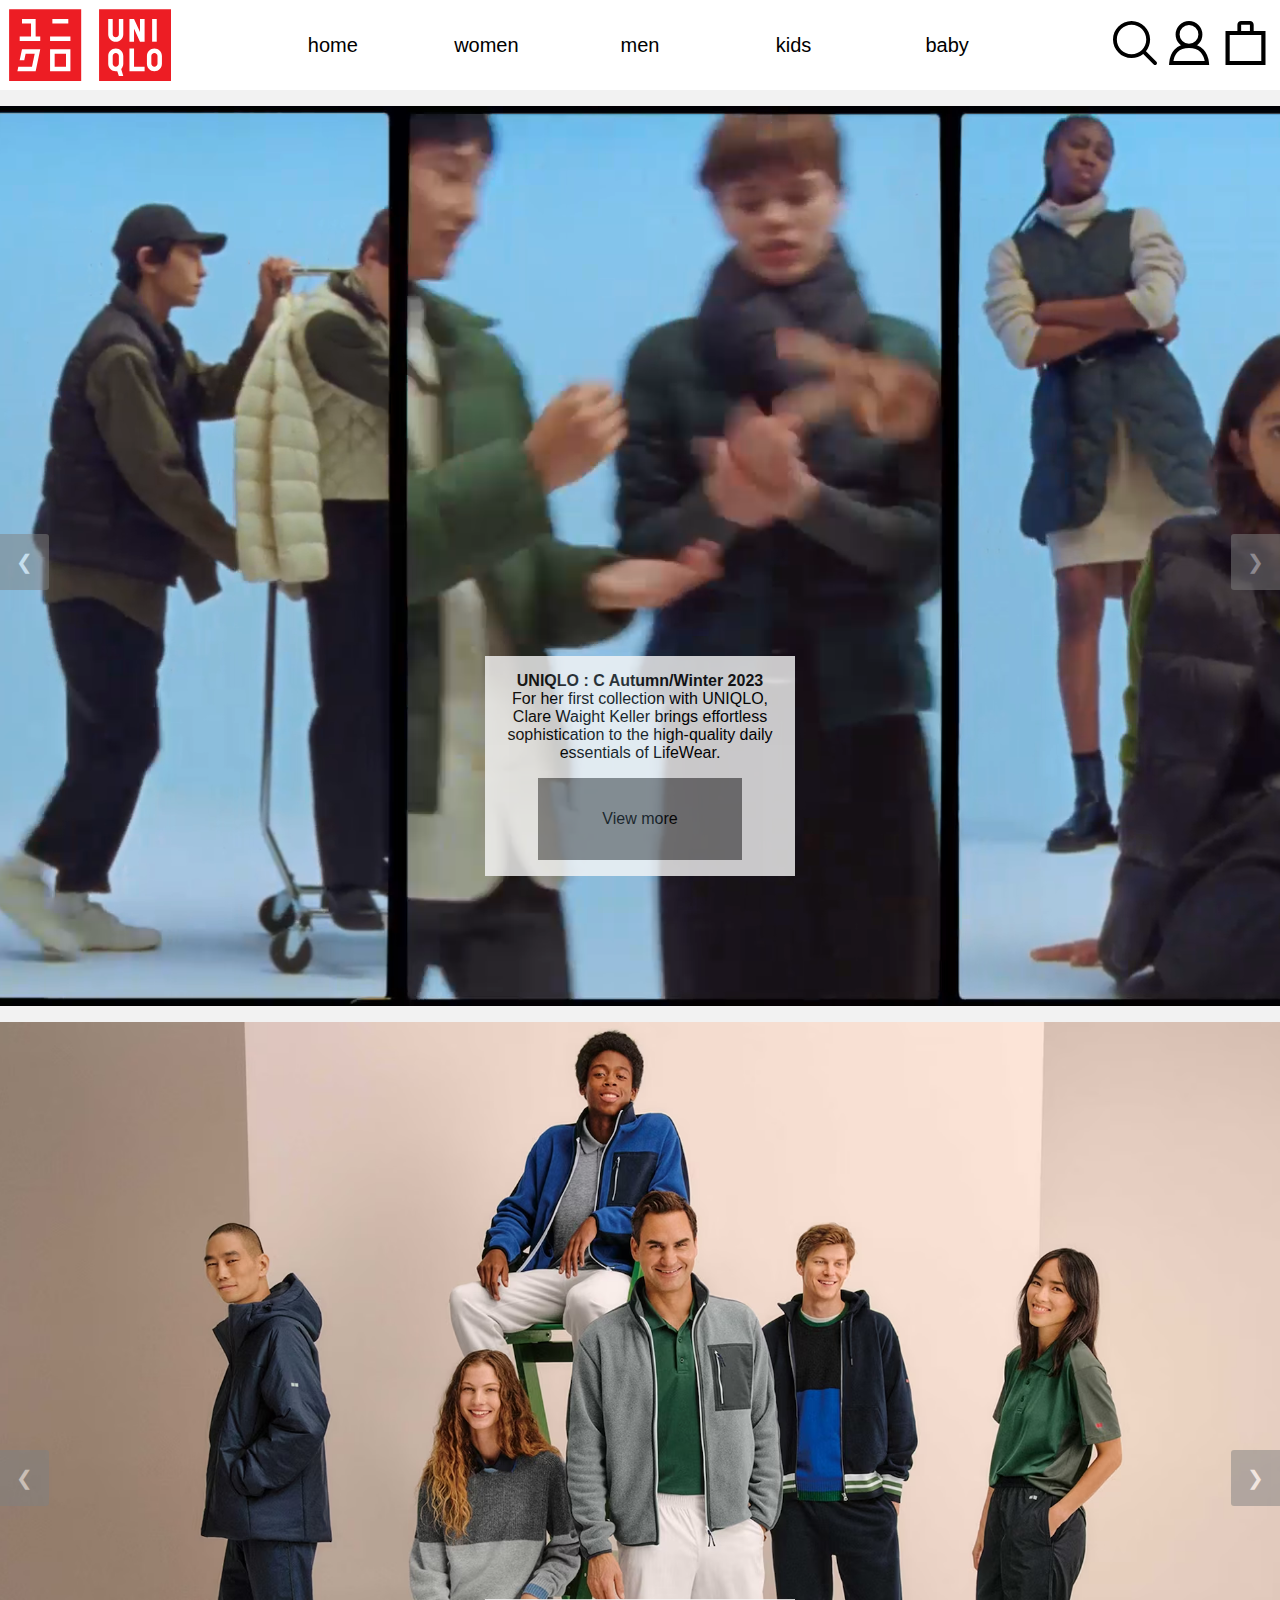
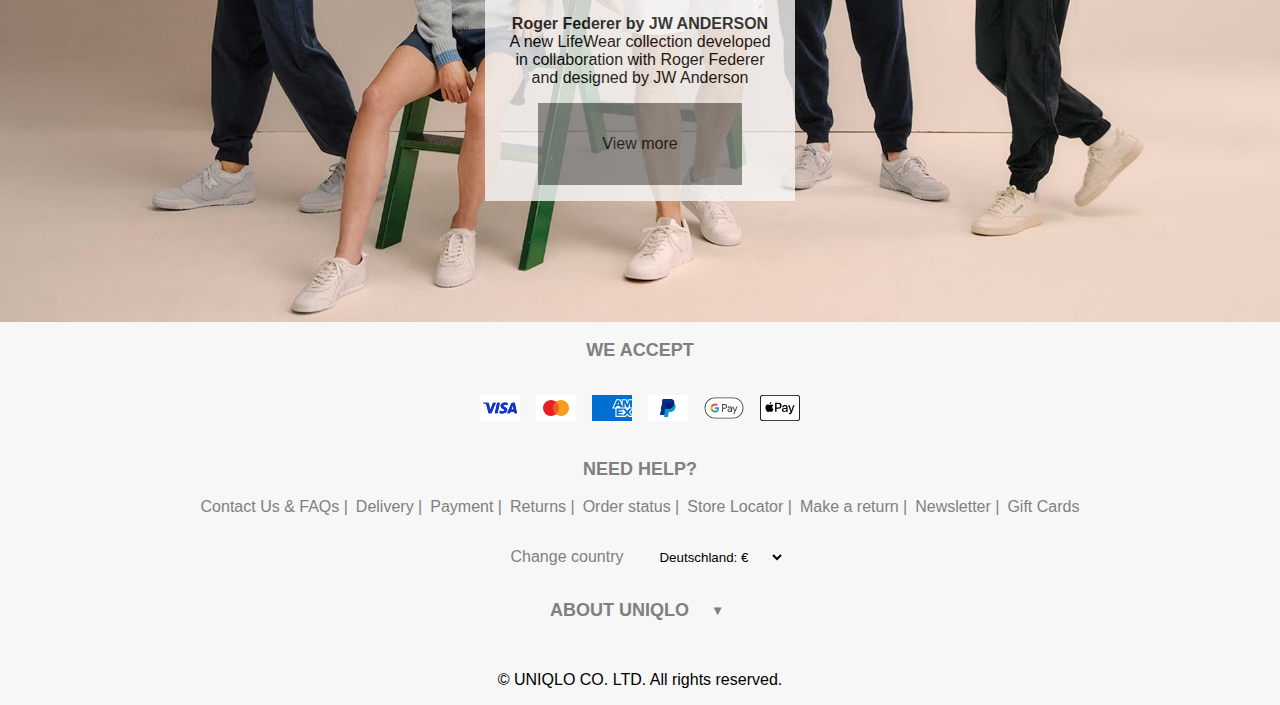
<file: index.html>
<!DOCTYPE html>
<html lang="eng">
  <head>
    <meta charset="UTF-8" />
    <meta name="author" content="jouw naam" />
    <meta name="viewport" content="width=device-width, initial-scale=1" />

    <title>UNIQLO</title>

    <link href="styles/style.css" rel="stylesheet" />
    <link rel="icon" type="image/svg+xml" href="images/uniqlo_logo.svg" />
  </head>

  <body>
    <header>
      <nav>
        <div class="primary-menu">
          <img
            src="images/uniqlo_logo_japanese.svg"
            alt="Uniqlo logos in english and japanese"
          />
          <ul>
            <li>
              <a href="" aria-label="search button"
                ><svg class="sprite-icon icon-magnifyingglass">
                  <use
                    xlink:href="images/icon-sprite.svg#icon_magnifyingglass"
                  ></use></svg
              ></a>
            </li>
            <li>
              <a href="" aria-label="my account button"
                ><svg class="sprite-icon icon-myAccount">
                  <use
                    xlink:href="images/icon-sprite.svg#icon_myAccount"
                  ></use></svg
              ></a>
            </li>
            <li>
              <a href="" aria-label="shoppingbag">
                <svg class="sprite-icon icon-myBag">
                  <use xlink:href="images/icon-sprite.svg#icon_myBag"></use>
                </svg>
              </a>
            </li>
          </ul>
        </div>
        <ul class="secondary-menu">
          <li><a href="">home</a></li>
          <li><a href="shop.html">women</a></li>
          <li><a href="shop.html">men</a></li>
          <li><a href="shop.html">kids</a></li>
          <li><a href="shop.html">baby</a></li>
        </ul>
      </nav>
    </header>
    <main>
      <h1>Uniqlo home</h1>
      <!-- https://www.w3schools.com/howto/howto_js_slideshow.asp -->
      <section
        class="slideshowContainer"
        data-carousel="carousel1"
        aria-label="Slideshow"
      >
        <a
          class="carouselButton prev"
          data-carouselButton="prev"
          aria-label="previous button for slideshow"
          >&#10094;</a
        >
        <a
          class="carouselButton next"
          data-carouselButton="next"
          aria-label="next button for slideshow"
          >&#10095;</a
        >

        <ul data-slideItems>
          <li class="mySlides" data-active>
            <video
              data-video
              loop
              autoplay
              muted
              aria-label="video showcasing the new JW Anderson collection"
            >
              <source src="images/fw_vid.mp4" />
            </video>
            <div>
              <h2>UNIQLO : C Autumn/Winter 2023</h2>
              <p>
                For her first collection with UNIQLO, Clare Waight Keller brings
                effortless sophistication to the high-quality daily essentials
                of LifeWear.
              </p>
              <a href="shop.html">View more</a>
            </div>
          </li>

          <li class="mySlides">
            <img
              src="images/hk_1.avif"
              alt="Traditional japanese painting of a waterfall"
            />
            <div>
              <h2>UT Archive NY Pop Art UT collection</h2>
              <p>
                Popular designs from artists Andy Warhol, Jean-Michel Basquiat,
                and Keith Haring have been released from the UT Archive!
              </p>
              <a href="shop.html">View more</a>
            </div>
          </li>

          <li class="mySlides">
            <img
              src="images/hk_2.avif"
              alt="Simplistic illustration of a sake bottle accompanied with cups"
            />
            <div>
              <h2>UT Archive NY Pop Art UT collection</h2>
              <p>
                Popular designs from artists Andy Warhol, Jean-Michel Basquiat,
                and Keith Haring have been released from the UT Archive!
              </p>
              <a href="shop.html">View more</a>
            </div>
          </li>

          <li class="mySlides">
            <img
              src="images/hk_3.avif"
              alt="Illustration of sanrio characters: Kuromi and My Melody"
            />
            <div>
              <h2>UT Archive NY Pop Art UT collection</h2>
              <p>
                Popular designs from artists Andy Warhol, Jean-Michel Basquiat,
                and Keith Haring have been released from the UT Archive!
              </p>
              <a href="shop.html">View more</a>
            </div>
          </li>

          <li class="mySlides">
            <img
              src="images/hk_4.avif"
              alt="illustration of ju jutsu kaisen characters in train"
            />
            <div>
              <h2>UT Archive NY Pop Art UT collection</h2>
              <p>
                Popular designs from artists Andy Warhol, Jean-Michel Basquiat,
                and Keith Haring have been released from the UT Archive!
              </p>
              <a href="shop.html">View more</a>
            </div>
          </li>
        </ul>
      </section>

      <section class="slideshowContainer" data-carousel="carousel2">
        <a
          class="carouselButton prev"
          data-carouselButton="prev"
          aria-label="previous button for slideshow"
          >&#10094;</a
        >
        <a
          class="carouselButton next"
          data-carouselButton="next"
          aria-label="next button for slideshow"
          >&#10095;</a
        >

        <ul data-slideItems>
          <li class="mySlides" data-active>
            <img
              src="images/jwa_1.avif"
              alt="image of family wearing the roger federer by JW Anderson collection"
            />
            <div>
              <h2>Roger Federer by JW ANDERSON</h2>
              <p>
                A new LifeWear collection developed in collaboration with Roger
                Federer and designed by JW Anderson
              </p>
              <a href="shop.html">View more</a>
            </div>
          </li>

          <li class="mySlides">
            <img
              src="images/jwa_2.avif"
              alt="image of family wearing the roger federer by JW Anderson collection"
            />
            <div>
              <h2>Roger Federer by JW ANDERSON</h2>
              <p>
                A new LifeWear collection developed in collaboration with Roger
                Federer and designed by JW Anderson
              </p>
              <a href="shop.html">View more</a>
            </div>
          </li>

          <li class="mySlides">
            <img
              src="images/jwa_3.avif"
              alt="image of family wearing the roger federer by JW Anderson collection"
            />
            <div>
              <h2>Roger Federer by JW ANDERSON</h2>
              <p>
                A new LifeWear collection developed in collaboration with Roger
                Federer and designed by JW Anderson
              </p>
              <a href="shop.html">View more</a>
            </div>
          </li>

          <li class="mySlides">
            <img
              src="images/jwa_4.avif"
              alt="image of family wearing the roger federer by JW Anderson collection"
            />
            <div>
              <h2>Roger Federer by JW ANDERSON</h2>
              <p>
                A new LifeWear collection developed in collaboration with Roger
                Federer and designed by JW Anderson
              </p>
              <a href="shop.html">View more</a>
            </div>
          </li>
        </ul>
      </section>
    </main>

    <footer>
      <h3>WE ACCEPT</h3>
      <ul>
        <li aria-label="Visa">
          <svg
            xmlns="http://www.w3.org/2000/svg"
            width="40"
            height="26"
            fill="none"
            viewBox="0 0 40 26"
          >
            <path fill="#fff" d="M0 0h40v26H0z" />
            <path
              fill="#1434CB"
              d="m15.9 7.7-4.43 10.6h-2.9l-2.2-8.47c-.13-.52-.25-.71-.65-.93C5.05 8.55 3.96 8.2 3 8l.07-.32h4.67c.6 0 1.13.4 1.27 1.09l1.15 6.14 2.86-7.23h2.89Zm11.39 7.15c0-2.8-3.88-2.96-3.85-4.21 0-.38.37-.79 1.16-.9a5.2 5.2 0 0 1 2.71.48l.48-2.25a7.4 7.4 0 0 0-2.57-.47c-2.71 0-4.62 1.44-4.64 3.51-.02 1.53 1.36 2.38 2.4 2.9 1.08.51 1.44.85 1.43 1.31 0 .71-.85 1.03-1.64 1.04-1.39.02-2.19-.37-2.82-.67l-.5 2.33c.64.29 1.82.55 3.05.56 2.89 0 4.78-1.42 4.79-3.63Zm7.17 3.46H37L34.78 7.7h-2.34c-.53 0-.98.3-1.17.78l-4.12 9.84h2.88l.57-1.58h3.53l.33 1.58Zm-3.07-3.76 1.45-3.99.83 4H31.4ZM19.83 7.7l-2.27 10.62h-2.74L17.09 7.7h2.74Z"
            />
            <path
              xmlns="http://www.w3.org/2000/svg"
              fill="#1434CB"
              d="m15.9 7.7-4.43 10.6h-2.9l-2.2-8.47c-.13-.52-.25-.71-.65-.93C5.05 8.55 3.96 8.2 3 8l.07-.32h4.67c.6 0 1.13.4 1.27 1.09l1.15 6.14 2.86-7.23h2.89Zm11.39 7.15c0-2.8-3.88-2.96-3.85-4.21 0-.38.37-.79 1.16-.9a5.2 5.2 0 0 1 2.71.48l.48-2.25a7.4 7.4 0 0 0-2.57-.47c-2.71 0-4.62 1.44-4.64 3.51-.02 1.53 1.36 2.38 2.4 2.9 1.08.51 1.44.85 1.43 1.31 0 .71-.85 1.03-1.64 1.04-1.39.02-2.19-.37-2.82-.67l-.5 2.33c.64.29 1.82.55 3.05.56 2.89 0 4.78-1.42 4.79-3.63Zm7.17 3.46H37L34.78 7.7h-2.34c-.53 0-.98.3-1.17.78l-4.12 9.84h2.88l.57-1.58h3.53l.33 1.58Zm-3.07-3.76 1.45-3.99.83 4H31.4ZM19.83 7.7l-2.27 10.62h-2.74L17.09 7.7h2.74Z"
            />
          </svg>
        </li>
        <li aria-label="mastercard">
          <svg
            xmlns="http://www.w3.org/2000/svg"
            width="40"
            height="26"
            viewBox="0 0 40 26"
          >
            <path fill="#fff" d="M0 0h40v26H0z" />
            <path fill="#F06022" d="M16.13 19.29h7.74V6.7h-7.74v12.58z" />
            <path
              fill="#EA1D25"
              d="M16.93 13A7.93 7.93 0 0 1 20 6.71a8.02 8.02 0 0 0-10.65.65 7.96 7.96 0 0 0 0 11.28 8.02 8.02 0 0 0 10.65.65A8.02 8.02 0 0 1 16.93 13"
            />
            <path
              fill="#F79D1D"
              d="M33 13c0 2.12-.84 4.15-2.34 5.65a8.1 8.1 0 0 1-10.66.64A8.05 8.05 0 0 0 23.07 13 7.96 7.96 0 0 0 20 6.71a8.02 8.02 0 0 1 10.66.64A7.93 7.93 0 0 1 33 13"
            />
            <path
              xmlns="http://www.w3.org/2000/svg"
              fill="#fff"
              d="M0 0h40v26H0z"
            />
            <path
              xmlns="http://www.w3.org/2000/svg"
              fill="#F06022"
              d="M16.13 19.29h7.74V6.7h-7.74v12.58z"
            />
            <path
              xmlns="http://www.w3.org/2000/svg"
              fill="#EA1D25"
              d="M16.93 13A7.93 7.93 0 0 1 20 6.71a8.02 8.02 0 0 0-10.65.65 7.96 7.96 0 0 0 0 11.28 8.02 8.02 0 0 0 10.65.65A8.02 8.02 0 0 1 16.93 13"
            />
            <path
              xmlns="http://www.w3.org/2000/svg"
              fill="#F79D1D"
              d="M33 13c0 2.12-.84 4.15-2.34 5.65a8.1 8.1 0 0 1-10.66.64A8.05 8.05 0 0 0 23.07 13 7.96 7.96 0 0 0 20 6.71a8.02 8.02 0 0 1 10.66.64A7.93 7.93 0 0 1 33 13"
            />
          </svg>
        </li>
        <li aria-label="American express">
          <svg xmlns="http://www.w3.org/2000/svg" viewBox="0 0 40 26">
            <path fill="#016FD0" d="M0 26h40V0H0v26z" />
            <path
              fill="#fff"
              fill-rule="evenodd"
              d="M30.69 13.63v1.64h-4.17v1.14h4.07v1.64h-4.07v1.12h4.17v1.66l3.38-3.6-3.38-3.6zm-1.1-6.14-1.4-3.19h-4l-4.1 9.32h3.33v8.27l10.28.01 1.61-1.8 1.63 1.8H40v-2.63l-1.92-2.06L40 15.16v-2.59l-1.93.01V7.6l-1.81 4.98H34.5l-1.86-5v5h-4.2l-.6-1.46h-3.3l-.6 1.46h-2.22l3.23-7.27V5.3h2.55l3.19 7.21V5.3l3.1.01 1.6 4.47 1.62-4.48H40v-1h-3.77l-.85 2.39-.85-2.39h-4.94v3.19zm-5.06 6.11v7.27h6.16v-.01h2.54l2.1-2.32 2.12 2.32H40v-.1l-3.34-3.53L40 13.65v-.05h-2.52l-2.1 2.3-2.08-2.3h-8.77zm.7-4.11.96-2.31.97 2.31h-1.93z"
            />
            <path
              xmlns="http://www.w3.org/2000/svg"
              fill="#016FD0"
              d="M0 26h40V0H0v26z"
            />
            <path
              xmlns="http://www.w3.org/2000/svg"
              fill="#fff"
              fill-rule="evenodd"
              d="M30.69 13.63v1.64h-4.17v1.14h4.07v1.64h-4.07v1.12h4.17v1.66l3.38-3.6-3.38-3.6zm-1.1-6.14-1.4-3.19h-4l-4.1 9.32h3.33v8.27l10.28.01 1.61-1.8 1.63 1.8H40v-2.63l-1.92-2.06L40 15.16v-2.59l-1.93.01V7.6l-1.81 4.98H34.5l-1.86-5v5h-4.2l-.6-1.46h-3.3l-.6 1.46h-2.22l3.23-7.27V5.3h2.55l3.19 7.21V5.3l3.1.01 1.6 4.47 1.62-4.48H40v-1h-3.77l-.85 2.39-.85-2.39h-4.94v3.19zm-5.06 6.11v7.27h6.16v-.01h2.54l2.1-2.32 2.12 2.32H40v-.1l-3.34-3.53L40 13.65v-.05h-2.52l-2.1 2.3-2.08-2.3h-8.77zm.7-4.11.96-2.31.97 2.31h-1.93z"
            />
          </svg>
        </li>
        <li aria-label="paypall">
          <svg xmlns="http://www.w3.org/2000/svg" viewBox="0 0 40 26">
            <path fill="#fff" d="M0 0h40v26H0z" />
            <path fill="#fff" d="M0 0h40v26H0z" />
            <path
              fill="#003086"
              d="M25.36 5.36c-.84-.95-2.34-1.35-4.27-1.35H15.5a.8.8 0 0 0-.79.67L12.4 19.44a.48.48 0 0 0 .47.56h3.45l.87-5.5-.03.17a.8.8 0 0 1 .79-.67h1.64c3.22 0 5.74-1.31 6.48-5.1l.05-.32a3.57 3.57 0 0 0-.75-3.22"
            />
            <path
              fill="#003086"
              d="M25.36 5.36c-.84-.95-2.34-1.35-4.27-1.35H15.5a.8.8 0 0 0-.79.67L12.4 19.44a.48.48 0 0 0 .47.56h3.45l.87-5.5-.03.17a.8.8 0 0 1 .79-.67h1.64c3.22 0 5.74-1.31 6.48-5.1l.05-.32a3.57 3.57 0 0 0-.75-3.22"
            />
            <path
              fill="#002f85"
              d="M18.1 8.6a.7.7 0 0 1 .7-.6h4.38a9.15 9.15 0 0 1 1.45.11l.37.07.34.09.17.05a3.96 3.96 0 0 1 .6.26 3.57 3.57 0 0 0-.75-3.22c-.84-.95-2.34-1.35-4.27-1.35H15.5a.8.8 0 0 0-.79.67L12.4 19.44a.48.48 0 0 0 .47.56h3.45l.87-5.5.93-5.9z"
            />
            <path
              fill="#009bdd"
              d="m26.11 8.58-.05.32c-.74 3.79-3.26 5.1-6.48 5.1h-1.64a.8.8 0 0 0-.79.67L16.31 20l-.24 1.5a.42.42 0 0 0 .42.5h2.9a.7.7 0 0 0 .7-.6l.02-.15.55-3.47.04-.2a.7.7 0 0 1 .69-.58h.43c2.82 0 5.03-1.15 5.67-4.46a3.8 3.8 0 0 0-.58-3.35 2.78 2.78 0 0 0-.8-.61"
            />
            <path
              fill="#012069"
              d="M25.34 8.27 25 8.18a6.55 6.55 0 0 0-.37-.07 9.1 9.1 0 0 0-1.45-.1H18.8a.7.7 0 0 0-.7.59l-.92 5.9-.03.17a.8.8 0 0 1 .79-.67h1.64c3.22 0 5.74-1.31 6.48-5.1l.05-.32a3.98 3.98 0 0 0-.6-.26z"
            />
          </svg>
        </li>
        <li aria-label="googlepay">
          <svg
            xmlns="http://www.w3.org/2000/svg"
            width="40"
            height="26"
            fill="none"
            viewBox="0 0 40 26"
          >
            <path
              fill="#fff"
              d="M29.13 2.41H10.87C5.17 2.41.5 7.18.5 13.01a10.5 10.5 0 0 0 10.37 10.58h18.26c5.7 0 10.37-4.76 10.37-10.59 0-5.82-4.67-10.59-10.37-10.59Z"
            />
            <path
              fill="#3C4043"
              d="M29.13 3.27c1.28 0 2.52.26 3.7.77a9.6 9.6 0 0 1 5.08 5.19 9.78 9.78 0 0 1 0 7.55 9.83 9.83 0 0 1-5.08 5.18 9.26 9.26 0 0 1-3.7.77H10.87a9.24 9.24 0 0 1-3.7-.77 9.6 9.6 0 0 1-5.08-5.18 9.78 9.78 0 0 1 0-7.55 9.83 9.83 0 0 1 5.08-5.19 9.24 9.24 0 0 1 3.7-.77h18.26Zm0-.86H10.87C5.17 2.41.5 7.18.5 13.01a10.5 10.5 0 0 0 10.37 10.58h18.26c5.7 0 10.37-4.76 10.37-10.59 0-5.82-4.67-10.59-10.37-10.59Z"
            />
            <path
              fill="#3C4043"
              d="M19.1 13.75v3.2h-1v-7.9h2.64c.67 0 1.24.23 1.7.68.49.46.72 1.01.72 1.67a2.2 2.2 0 0 1-.71 1.68c-.46.45-1.03.67-1.7.67H19.1Zm0-3.73v2.76h1.66c.4 0 .73-.14.99-.4.26-.28.4-.6.4-.98 0-.36-.14-.68-.4-.95a1.28 1.28 0 0 0-.99-.42H19.1Zm6.67 1.35c.73 0 1.31.2 1.74.6.42.4.64.95.64 1.65v3.34h-.95v-.76h-.04a1.9 1.9 0 0 1-1.65.93 2.1 2.1 0 0 1-1.46-.53c-.4-.35-.6-.8-.6-1.32 0-.56.21-1 .63-1.34.41-.33.97-.5 1.66-.5.59 0 1.07.12 1.45.34v-.23c0-.36-.13-.65-.4-.9a1.4 1.4 0 0 0-.97-.37c-.56 0-1 .24-1.32.72l-.88-.56a2.42 2.42 0 0 1 2.15-1.07Zm-1.29 3.92c0 .27.11.5.33.67.22.17.48.26.78.26.42 0 .79-.16 1.12-.48.32-.31.49-.68.49-1.11a2.02 2.02 0 0 0-1.3-.38c-.4 0-.74.1-1.01.3a.9.9 0 0 0-.4.74Zm9.08-3.75-3.32 7.8h-1.02l1.23-2.73-2.19-5.07h1.09l1.57 3.89h.02l1.54-3.89h1.08Z"
            />
            <path
              fill="#4285F4"
              d="M15.14 13.1c0-.32-.03-.64-.09-.95h-4.17v1.75h2.4a2.1 2.1 0 0 1-.89 1.4v1.14h1.43a4.49 4.49 0 0 0 1.32-3.33Z"
            />
            <path
              fill="#34A853"
              d="M12.4 15.3a2.66 2.66 0 0 1-4-1.44H6.9v1.18a4.43 4.43 0 0 0 6.91 1.4l-1.43-1.13Z"
            />
            <path
              fill="#FABB05"
              d="M8.25 13c0-.3.05-.59.14-.86v-1.17H6.9a4.59 4.59 0 0 0 0 4.07l1.48-1.17a2.79 2.79 0 0 1-.14-.86Z"
            />
            <path
              fill="#E94235"
              d="M10.88 10.27c.66 0 1.24.23 1.7.68l1.27-1.3a4.22 4.22 0 0 0-2.97-1.18 4.44 4.44 0 0 0-3.97 2.5l1.48 1.17a2.66 2.66 0 0 1 2.5-1.87Z"
            />
          </svg>
        </li>
        <li aria-label="applepay">
          <svg
            xmlns="http://www.w3.org/2000/svg"
            width="40"
            height="26"
            fill="none"
            viewBox="0 0 40 26"
          >
            <path
              fill="#000"
              d="M36.42 0H3.58a69.25 69.25 0 0 0-.75 0c-.25.01-.5.03-.76.07a2.51 2.51 0 0 0-1.32.7A2.43 2.43 0 0 0 .07 2.1 5.14 5.14 0 0 0 0 3.22v19.91c.01.25.03.51.07.76a2.6 2.6 0 0 0 .68 1.35 2.39 2.39 0 0 0 1.32.69 4.98 4.98 0 0 0 1.1.07h34a5 5 0 0 0 .76-.07 2.5 2.5 0 0 0 1.32-.7 2.44 2.44 0 0 0 .68-1.34 5.13 5.13 0 0 0 .07-1.11V2.87a6.5 6.5 0 0 0-.07-.76 2.58 2.58 0 0 0-.68-1.35 2.4 2.4 0 0 0-1.32-.69 4.96 4.96 0 0 0-1.1-.07h-.41Z"
            />
            <path
              fill="#fff"
              d="M36.42.87h.73c.2 0 .42.02.62.06a1.67 1.67 0 0 1 .88.44 1.58 1.58 0 0 1 .44.89 4.38 4.38 0 0 1 .06.97v19.55a14.67 14.67 0 0 1-.06.96 1.7 1.7 0 0 1-.44.89 1.54 1.54 0 0 1-.87.44 4.27 4.27 0 0 1-.96.06H2.85a3.7 3.7 0 0 1-.63-.06 1.66 1.66 0 0 1-.87-.45 1.56 1.56 0 0 1-.44-.88 4.35 4.35 0 0 1-.06-.97V2.9c.01-.2.02-.42.06-.63.03-.18.08-.34.16-.49A1.56 1.56 0 0 1 2.22.93a4.2 4.2 0 0 1 .96-.06h33.24"
            />
            <path
              fill="#000"
              d="M10.92 8.61c.34-.43.57-1 .51-1.59a2.21 2.21 0 0 0-1.99 2.3c.56.04 1.12-.3 1.48-.7Zm.51.81c-.82-.05-1.52.46-1.9.46-.4 0-1-.43-1.64-.42-.84 0-1.62.48-2.05 1.24-.88 1.52-.23 3.76.62 5 .42.6.92 1.27 1.58 1.25.62-.02.86-.4 1.62-.4.75 0 .97.4 1.63.39.69-.01 1.11-.61 1.53-1.22.47-.7.67-1.37.68-1.4-.01-.02-1.32-.52-1.33-2.02-.01-1.26 1.03-1.85 1.07-1.9a2.34 2.34 0 0 0-1.81-.98Zm7.11-1.7a2.87 2.87 0 0 1 3.02 3c0 1.8-1.27 3.03-3.06 3.03h-1.97v3.12h-1.42V7.72h3.43Zm-2 4.83h1.62c1.24 0 1.94-.66 1.94-1.82 0-1.15-.7-1.81-1.93-1.81h-1.64v3.63Zm5.39 2.43c0-1.17.9-1.89 2.48-1.98l1.83-.1v-.52c0-.74-.5-1.18-1.34-1.18-.8 0-1.3.38-1.41.97h-1.3c.08-1.2 1.1-2.09 2.76-2.09 1.62 0 2.65.86 2.65 2.2v4.6h-1.31v-1.1h-.04a2.38 2.38 0 0 1-2.1 1.2c-1.3 0-2.22-.8-2.22-2Zm4.3-.6v-.53l-1.64.1c-.82.06-1.28.42-1.28.99 0 .58.48.96 1.22.96.96 0 1.7-.66 1.7-1.52Zm2.61 4.95v-1.11c.1.03.33.03.44.03.64 0 .98-.27 1.19-.96l.12-.4-2.41-6.69h1.48l1.7 5.43h.02l1.69-5.43h1.44l-2.5 7.02c-.57 1.62-1.23 2.14-2.61 2.14a5.3 5.3 0 0 1-.56-.03Z"
            />
          </svg>
        </li>
      </ul>
      <h3>NEED HELP?</h3>
      <ul>
        <li><a href="">Contact Us & FAQs |</a></li>
        <li><a href="">Delivery |</a></li>
        <li><a href="">Payment |</a></li>
        <li><a href="">Returns |</a></li>
        <li><a href="">Order status |</a></li>
        <li><a href="">Store Locator |</a></li>
        <li><a href="">Make a return |</a></li>
        <li><a href="">Newsletter |</a></li>
        <li><a href="">Gift Cards</a></li>
      </ul>

      <div>
        <p>Change country</p>
        <select>
          <option value="Deutschland">Deutschland: €</option>
          <option value="United Kingdom">United Kingdom: £</option>
          <option value="Denmark">Denmark: DKK</option>
          <option value="Sweden">Sweden: Kr</option>
        </select>
      </div>
      <div>
        <h3>ABOUT UNIQLO</h3>
        <button id="toggleButton" aria-label="Expand about uniqlo button">
          ▼
        </button>
      </div>
      <ul id="aboutContent">
        <li><a href="">Careers |</a></li>
        <li><a href="">our story |</a></li>
        <li><a href="">Sustainability |</a></li>
        <li><a href="">Uniqlo Today |</a></li>
        <li><a href="">Uniqlo Global Brand Ambassadors |</a></li>
        <li><a href="">Corporate information |</a></li>
        <li><a href="">Group Companies |</a></li>
        <li><a href="">Press |</a></li>
        <li><a href="">Privacy Policy |</a></li>
        <li><a href="">Terms &amp; Conditions |</a></li>
        <li><a href="">Returns Policy |</a></li>
        <li><a href="">Cookie Settings |</a></li>
      </ul>
      <p>© UNIQLO CO. LTD. All rights reserved.</p>
    </footer>

    <script defer src="scripts/script.js"></script>
  </body>
</html>
</file>
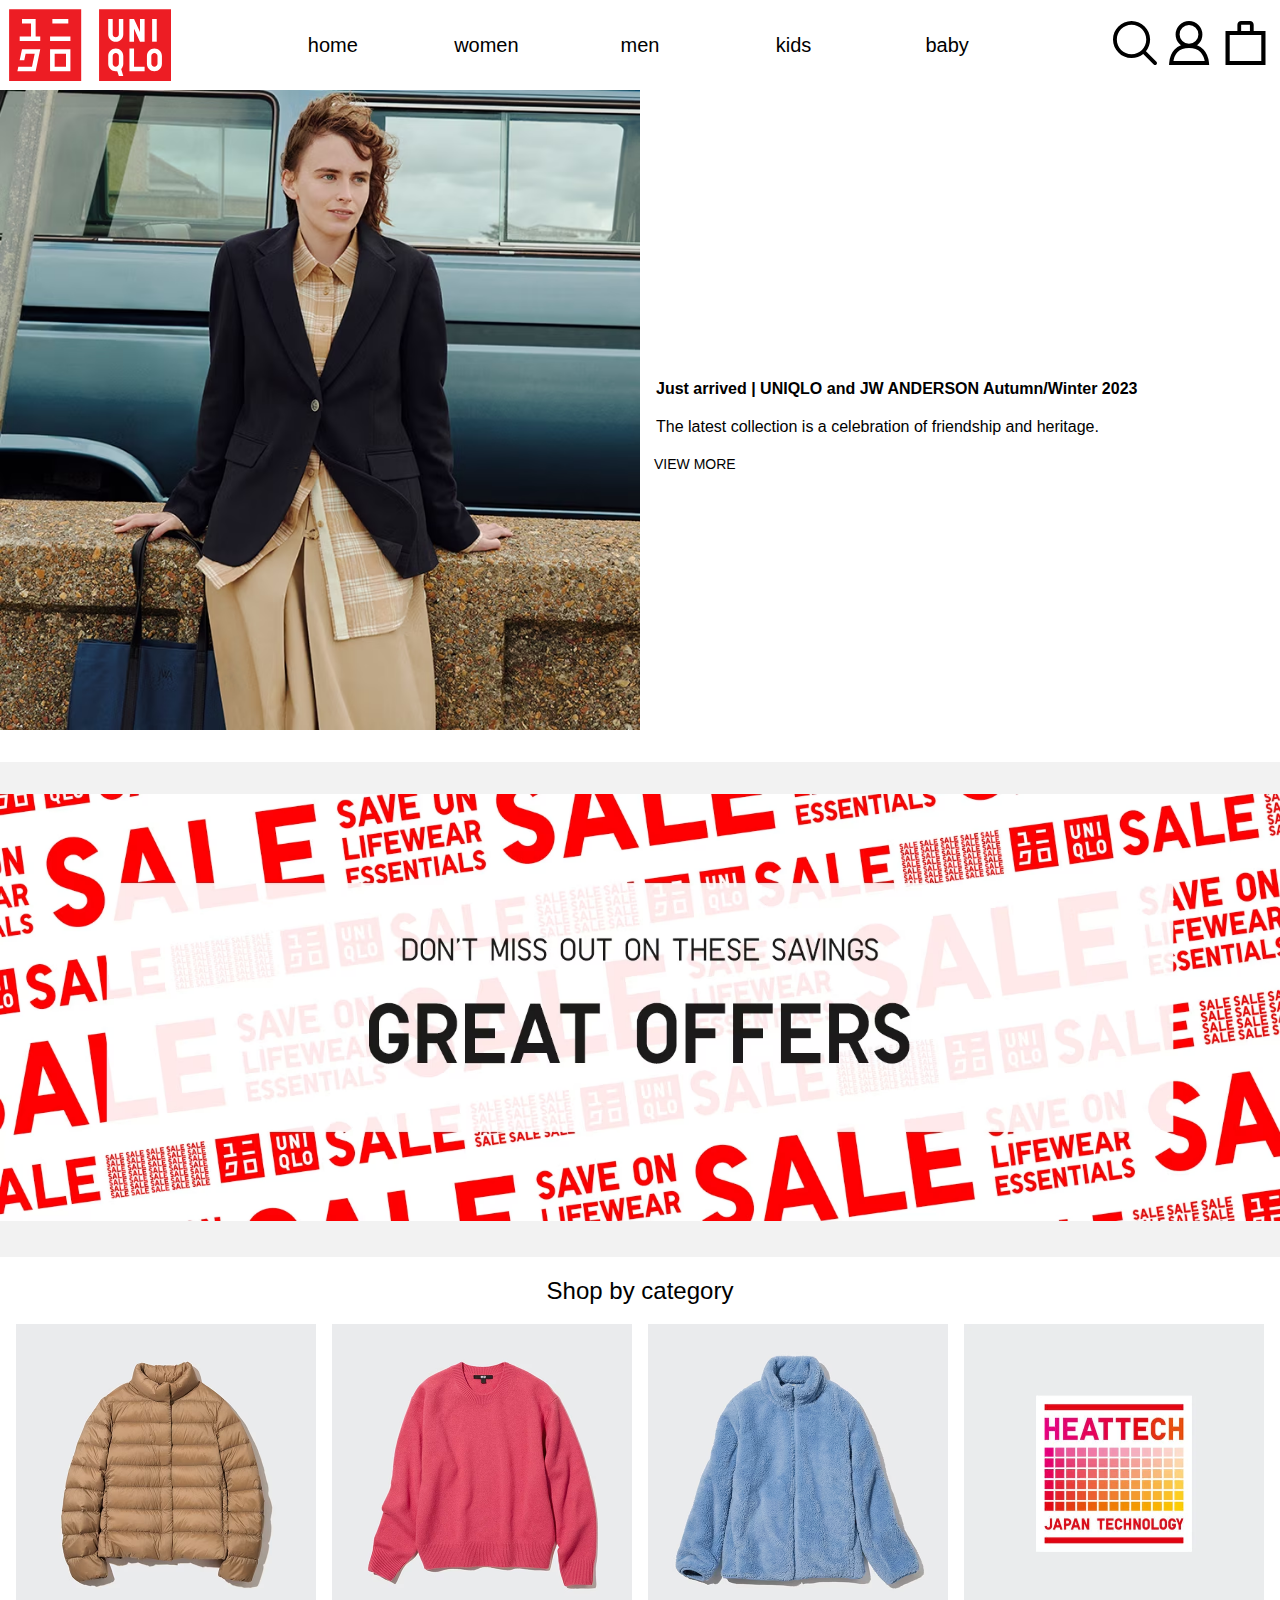
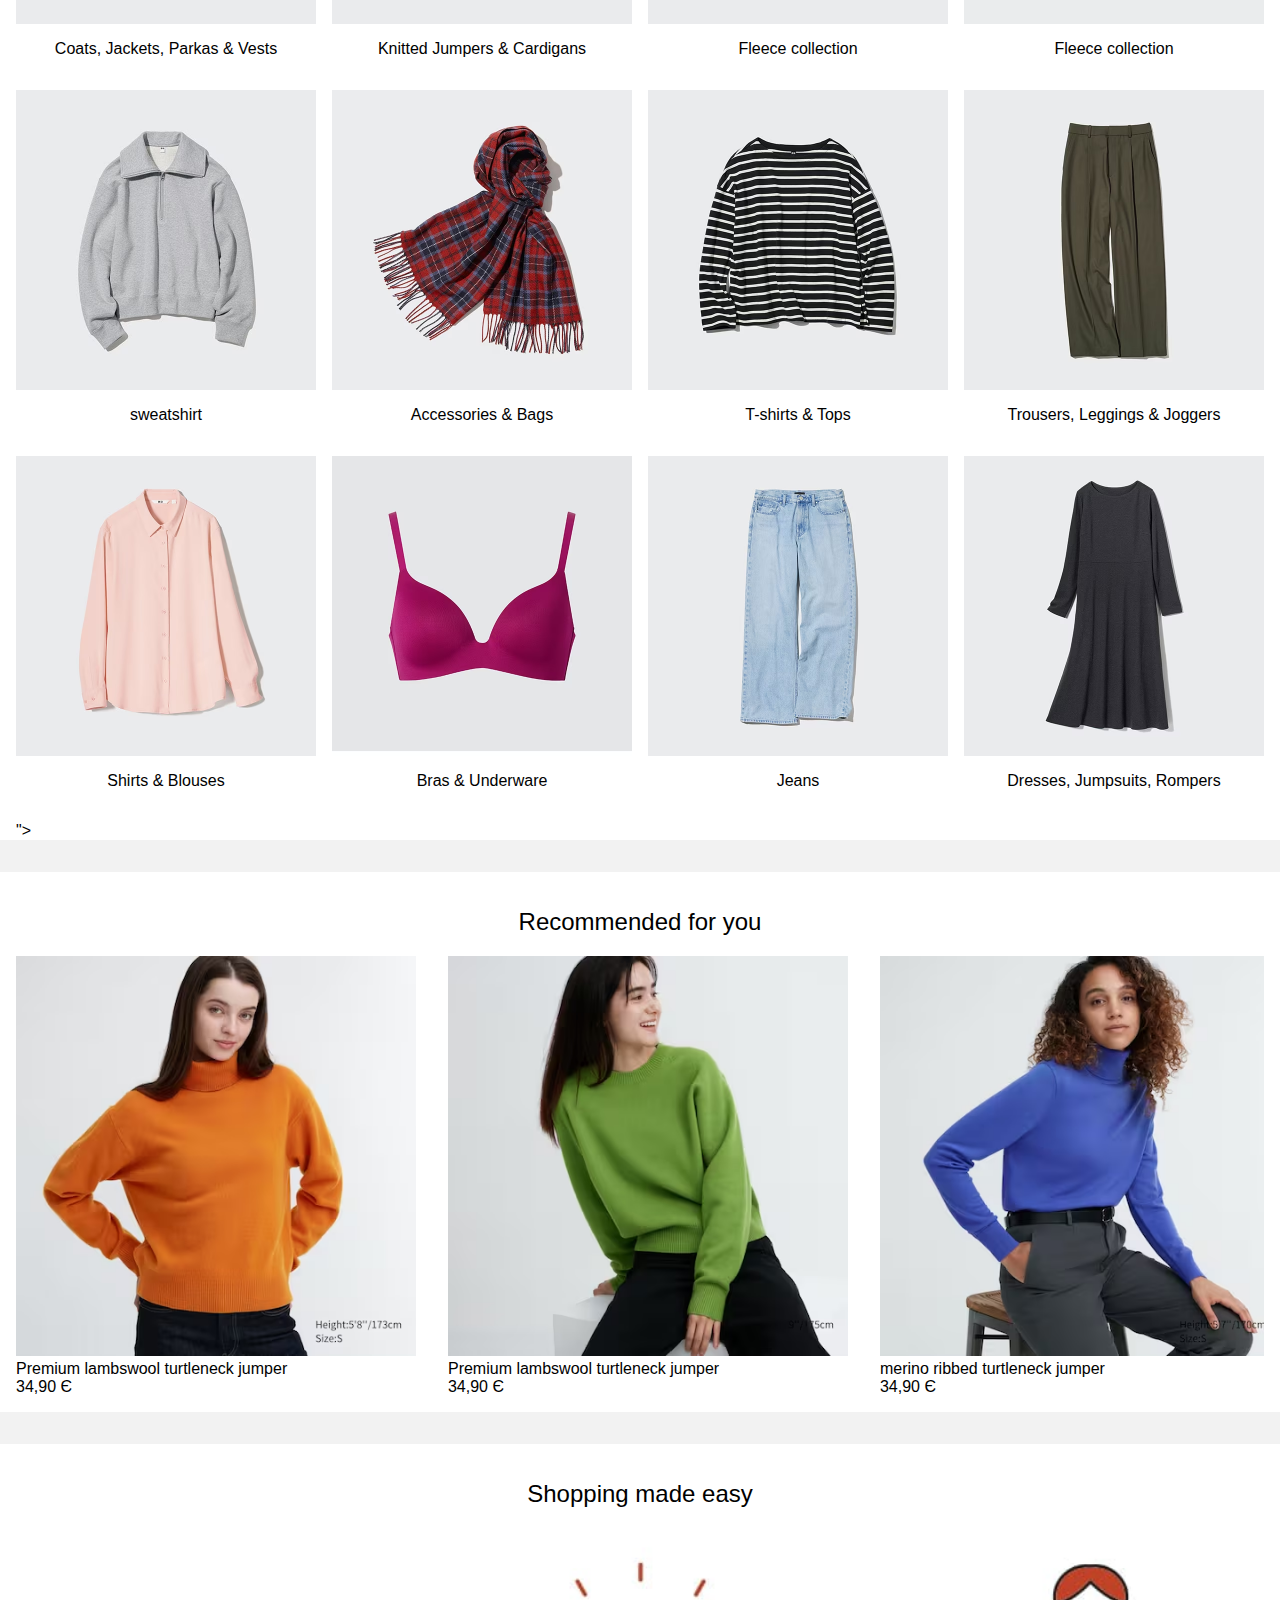
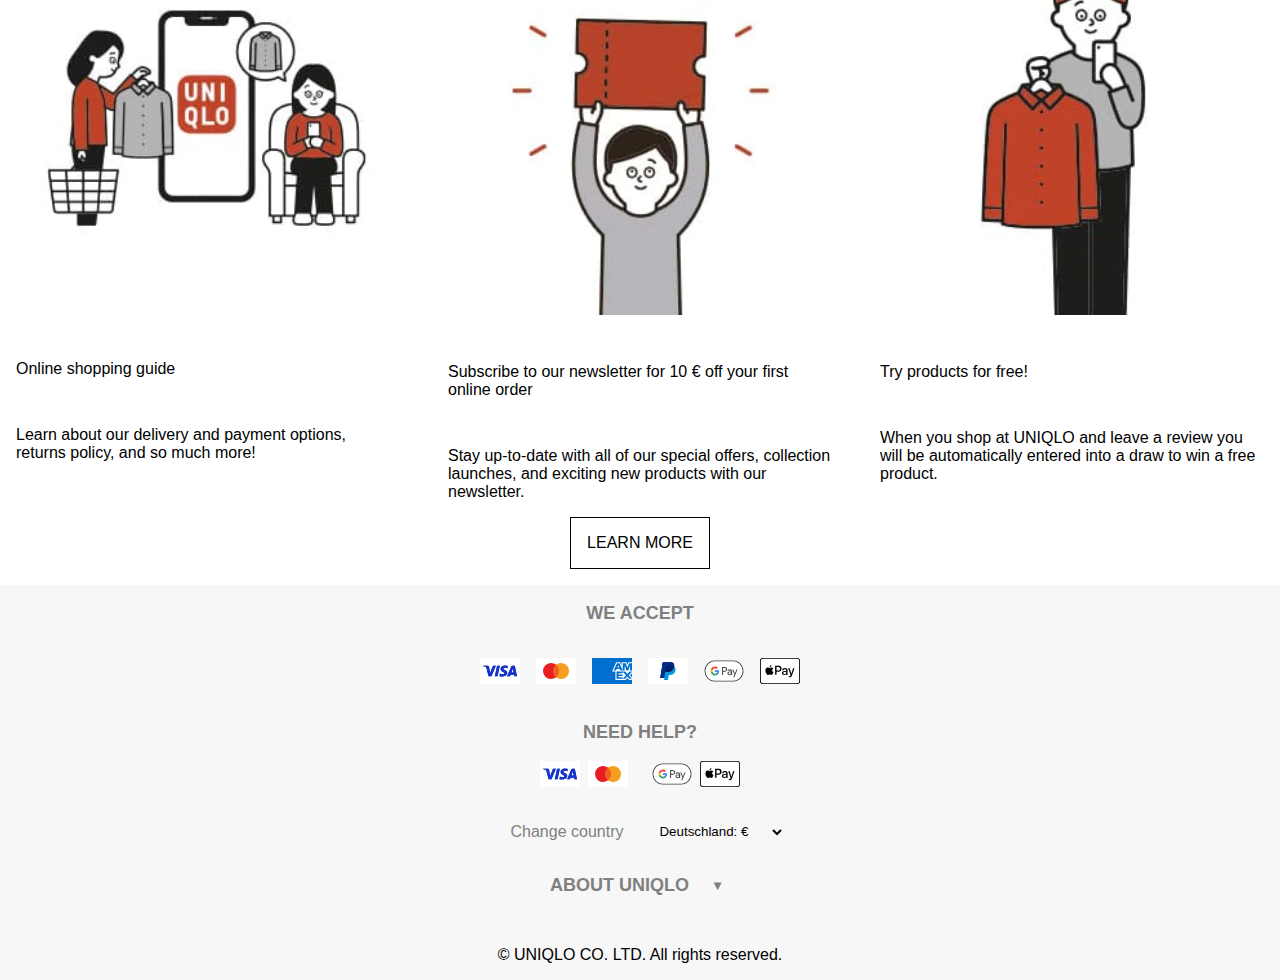
<file: shop.html>
<!DOCTYPE html>
<html lang="eng">
  <head>
    <meta charset="UTF-8" />
    <meta name="author" content="jouw naam" />
    <meta name="viewport" content="width=device-width, initial-scale=1" />

    <title>UNIQLO</title>

    <link href="styles/style.css" rel="stylesheet" />
    <link rel="icon" type="image/svg+xml" href="images/uniqlo_logo.svg" />
  </head>

  <body>
    <header>
      <nav>
        <div class="primary-menu">
          <img
            src="images/uniqlo_logo_japanese.svg"
            alt="Uniqlo logos in english and japanese"
          />
          <ul>
            <li>
              <a href="" aria-label="search button"
                ><svg class="sprite-icon icon-magnifyingglass">
                  <use
                    xlink:href="images/icon-sprite.svg#icon_magnifyingglass"
                  ></use></svg
              ></a>
            </li>
            <li>
              <a href="" aria-label="my account button"
                ><svg class="sprite-icon icon-myAccount">
                  <use
                    xlink:href="images/icon-sprite.svg#icon_myAccount"
                  ></use></svg
              ></a>
            </li>
            <li>
              <a href="" aria-label="shoppingbag">
              <svg class="sprite-icon icon-myBag">
                <use xlink:href="images/icon-sprite.svg#icon_myBag"></use>
              </svg>
              </a>
            </li>
          </ul>
        </div>
        <ul class="secondary-menu">
          <li><a href="index.html">home</a></li>
          <li><a href="shop.html">women</a></li>
          <li><a href="shop.html">men</a></li>
          <li><a href="shop.html">kids</a></li>
          <li><a href="shop.html">baby</a></li>
        </ul>
      </nav>
    </header>
    <main>
      <h1>Shopping</h1>
      <section class="just-arrived">
        <img src="images/just.avif" alt="a picture of a woman leaning against a wall wearing the newest JW anderson autumn/winter collection">
        <div>
          <h2>Just arrived | UNIQLO and JW ANDERSON Autumn/Winter 2023</h2>
          <p>The latest collection is a celebration of friendship and heritage.</p>
          <a href="">VIEW MORE</a>
        </div>
        
      </section>


      <img src="images/promobanner.avif" alt="Banner saying Dont miss out on these Savings great offers" class="banner">

      <section class="featured">
        <h2>Shop by category</h2>
        <div class="categorie-container">
          <div class="categories">
            <img src="images/coats.avif" alt="product image of tan coat">
            <p>Coats, Jackets, Parkas & Vests</p>
          </div>
          <div class="categories">
            <img src="images/jumper.avif" alt="product image of pink jumper">
            <p>Knitted Jumpers & Cardigans</p>
          </div>
          <div class="categories">
            <img src="images/fleece.avif" alt="product image of light blue fleece">
            <p>Fleece collection</p>
          </div>
          <div class="categories">
            <img src="images/heattech.png" alt="heattech logo containing the text Heattech, japan technology">
            <p>Fleece collection</p>
          </div>
          <div class="categories">
            <img src="images/hoodies.avif" alt="product image of grey sweatshirt">
            <p>sweatshirt</p>
          </div>
          <div class="categories">
            <img src="images/accessories.avif" alt="product image of red scarf">
            <p>Accessories & Bags</p>
          </div>
          <div class="categories">
            <img src="images/tops.avif" alt="product image of striped longsleeve">
            <p>T-shirts & Tops</p>
          </div>
          <div class="categories">
            <img src="images/trousers.avif" alt="product image of olive trousers">
            <p>Trousers, Leggings & Joggers</p>
          </div>
          <div class="categories">
            <img src="images/blouses.avif" alt="product image of pink blouse">
            <p>Shirts & Blouses</p>
          </div>
          <div class="categories">
            <img src="images/bras.avif" alt="product image of purple bra">
            <p>Bras & Underware</p>
          </div>
          <div class="categories">
            <img src="images/jeans.avif" alt="product image of blue denim jeans">
            <p>Jeans</p>
          </div>
          <div class="categories">
            <img src="images/dresses.avif" alt="product image of black dress">
            <p>Dresses, Jumpsuits, Rompers</p>
          </div>">
        </div>
      </section>



      <section class="recommended-list">
        <h2>Recommended for you</h2>
        <div class="recommendation-container">
          <div class="recommendation">
            <img src="images/recommend/orange.avif" alt="model wearing orange sweater">
            <p>Premium lambswool turtleneck jumper</p>
            <p>34,90 Є</p>
          </div>
          <div class="recommendation">
            <img src="images/recommend/green.avif" alt="model wearing green sweater">
            <p>Premium lambswool turtleneck jumper</p>
            <p>34,90 Є</p>
          </div>
          <div class="recommendation">
            <img src="images/recommend/blue.avif" alt="model wearing blue sweater">
            <p>merino ribbed turtleneck jumper</p>
            <p>34,90 Є</p>
          </div>
          <div class="recommendation">
            <img src="images/recommend/bag.avif" alt="product image of green shoulder bag">
            <p>round mini shoulder bag</p>
            <p>14,90 Є</p>
          </div>
          <div class="recommendation">
            <img src="images/recommend/grey.avif" alt="model wearing grey sweater">
            <p>round mini shoulder bag</p>
            <p>14,90 Є</p>
          </div>
          <div class="recommendation">
            <img src="images/recommend/yellow.avif" alt="model wearing yellow sweater">
            <p>merino ribbed turtleneck jumper</p>
            <p>34,90 Є</p>
          </div>
        </div>
      </section>



      <section class="easy">
        <h2>Shopping made easy</h2>
        <div>
          <div class="card-container">
            <img src="images/appdown.png" alt="illustration of two characters buying on the Uniqlo app">
            <div class="text-container">
              <h4>Online shopping guide</h4>
              <p>Learn about our delivery and payment options, returns policy, and so much more!</p>
            </div>
          </div>
          <div class="card-container">
            <img src="images/coupon.png" alt="illustration of a character holding a large coupon">
            <div class="text-container">
              <h4>Subscribe to our newsletter for 10 € off your first online order</h4>
              <p>Stay up-to-date with all of our special offers, collection launches, and exciting new products with our newsletter.</p>
            </div>
          </div>
          <div class="card-container">
            <img src="images/review.png" alt="llustration of a character writing a review of a clothing item on his phone">
            <div class="text-container">
              <h4>Try products for free!</h4>
              <p>When you shop at UNIQLO and leave a review you will be automatically entered into a draw to win a free product.</p>
            </div>
          </div>
        </div>
        <a href="">LEARN MORE</a>
      </section>
    </main>
    <footer>
      <h3>WE ACCEPT</h3>
      <ul>
        <li>
          <svg
            xmlns="http://www.w3.org/2000/svg"
            width="40"
            height="26"
            fill="none"
            viewBox="0 0 40 26"
          >
            <path fill="#fff" d="M0 0h40v26H0z" />
            <path
              fill="#1434CB"
              d="m15.9 7.7-4.43 10.6h-2.9l-2.2-8.47c-.13-.52-.25-.71-.65-.93C5.05 8.55 3.96 8.2 3 8l.07-.32h4.67c.6 0 1.13.4 1.27 1.09l1.15 6.14 2.86-7.23h2.89Zm11.39 7.15c0-2.8-3.88-2.96-3.85-4.21 0-.38.37-.79 1.16-.9a5.2 5.2 0 0 1 2.71.48l.48-2.25a7.4 7.4 0 0 0-2.57-.47c-2.71 0-4.62 1.44-4.64 3.51-.02 1.53 1.36 2.38 2.4 2.9 1.08.51 1.44.85 1.43 1.31 0 .71-.85 1.03-1.64 1.04-1.39.02-2.19-.37-2.82-.67l-.5 2.33c.64.29 1.82.55 3.05.56 2.89 0 4.78-1.42 4.79-3.63Zm7.17 3.46H37L34.78 7.7h-2.34c-.53 0-.98.3-1.17.78l-4.12 9.84h2.88l.57-1.58h3.53l.33 1.58Zm-3.07-3.76 1.45-3.99.83 4H31.4ZM19.83 7.7l-2.27 10.62h-2.74L17.09 7.7h2.74Z"
            />
            <path
              xmlns="http://www.w3.org/2000/svg"
              fill="#1434CB"
              d="m15.9 7.7-4.43 10.6h-2.9l-2.2-8.47c-.13-.52-.25-.71-.65-.93C5.05 8.55 3.96 8.2 3 8l.07-.32h4.67c.6 0 1.13.4 1.27 1.09l1.15 6.14 2.86-7.23h2.89Zm11.39 7.15c0-2.8-3.88-2.96-3.85-4.21 0-.38.37-.79 1.16-.9a5.2 5.2 0 0 1 2.71.48l.48-2.25a7.4 7.4 0 0 0-2.57-.47c-2.71 0-4.62 1.44-4.64 3.51-.02 1.53 1.36 2.38 2.4 2.9 1.08.51 1.44.85 1.43 1.31 0 .71-.85 1.03-1.64 1.04-1.39.02-2.19-.37-2.82-.67l-.5 2.33c.64.29 1.82.55 3.05.56 2.89 0 4.78-1.42 4.79-3.63Zm7.17 3.46H37L34.78 7.7h-2.34c-.53 0-.98.3-1.17.78l-4.12 9.84h2.88l.57-1.58h3.53l.33 1.58Zm-3.07-3.76 1.45-3.99.83 4H31.4ZM19.83 7.7l-2.27 10.62h-2.74L17.09 7.7h2.74Z"
            />
          </svg>
        </li>
        <li>
          <svg
            xmlns="http://www.w3.org/2000/svg"
            width="40"
            height="26"
            viewBox="0 0 40 26"
          >
            <path fill="#fff" d="M0 0h40v26H0z" />
            <path fill="#F06022" d="M16.13 19.29h7.74V6.7h-7.74v12.58z" />
            <path
              fill="#EA1D25"
              d="M16.93 13A7.93 7.93 0 0 1 20 6.71a8.02 8.02 0 0 0-10.65.65 7.96 7.96 0 0 0 0 11.28 8.02 8.02 0 0 0 10.65.65A8.02 8.02 0 0 1 16.93 13"
            />
            <path
              fill="#F79D1D"
              d="M33 13c0 2.12-.84 4.15-2.34 5.65a8.1 8.1 0 0 1-10.66.64A8.05 8.05 0 0 0 23.07 13 7.96 7.96 0 0 0 20 6.71a8.02 8.02 0 0 1 10.66.64A7.93 7.93 0 0 1 33 13"
            />
            <path
              xmlns="http://www.w3.org/2000/svg"
              fill="#fff"
              d="M0 0h40v26H0z"
            />
            <path
              xmlns="http://www.w3.org/2000/svg"
              fill="#F06022"
              d="M16.13 19.29h7.74V6.7h-7.74v12.58z"
            />
            <path
              xmlns="http://www.w3.org/2000/svg"
              fill="#EA1D25"
              d="M16.93 13A7.93 7.93 0 0 1 20 6.71a8.02 8.02 0 0 0-10.65.65 7.96 7.96 0 0 0 0 11.28 8.02 8.02 0 0 0 10.65.65A8.02 8.02 0 0 1 16.93 13"
            />
            <path
              xmlns="http://www.w3.org/2000/svg"
              fill="#F79D1D"
              d="M33 13c0 2.12-.84 4.15-2.34 5.65a8.1 8.1 0 0 1-10.66.64A8.05 8.05 0 0 0 23.07 13 7.96 7.96 0 0 0 20 6.71a8.02 8.02 0 0 1 10.66.64A7.93 7.93 0 0 1 33 13"
            />
          </svg>
        </li>
        <li>
          <svg xmlns="http://www.w3.org/2000/svg" viewBox="0 0 40 26">
            <path fill="#016FD0" d="M0 26h40V0H0v26z" />
            <path
              fill="#fff"
              fill-rule="evenodd"
              d="M30.69 13.63v1.64h-4.17v1.14h4.07v1.64h-4.07v1.12h4.17v1.66l3.38-3.6-3.38-3.6zm-1.1-6.14-1.4-3.19h-4l-4.1 9.32h3.33v8.27l10.28.01 1.61-1.8 1.63 1.8H40v-2.63l-1.92-2.06L40 15.16v-2.59l-1.93.01V7.6l-1.81 4.98H34.5l-1.86-5v5h-4.2l-.6-1.46h-3.3l-.6 1.46h-2.22l3.23-7.27V5.3h2.55l3.19 7.21V5.3l3.1.01 1.6 4.47 1.62-4.48H40v-1h-3.77l-.85 2.39-.85-2.39h-4.94v3.19zm-5.06 6.11v7.27h6.16v-.01h2.54l2.1-2.32 2.12 2.32H40v-.1l-3.34-3.53L40 13.65v-.05h-2.52l-2.1 2.3-2.08-2.3h-8.77zm.7-4.11.96-2.31.97 2.31h-1.93z"
            />
            <path
              xmlns="http://www.w3.org/2000/svg"
              fill="#016FD0"
              d="M0 26h40V0H0v26z"
            />
            <path
              xmlns="http://www.w3.org/2000/svg"
              fill="#fff"
              fill-rule="evenodd"
              d="M30.69 13.63v1.64h-4.17v1.14h4.07v1.64h-4.07v1.12h4.17v1.66l3.38-3.6-3.38-3.6zm-1.1-6.14-1.4-3.19h-4l-4.1 9.32h3.33v8.27l10.28.01 1.61-1.8 1.63 1.8H40v-2.63l-1.92-2.06L40 15.16v-2.59l-1.93.01V7.6l-1.81 4.98H34.5l-1.86-5v5h-4.2l-.6-1.46h-3.3l-.6 1.46h-2.22l3.23-7.27V5.3h2.55l3.19 7.21V5.3l3.1.01 1.6 4.47 1.62-4.48H40v-1h-3.77l-.85 2.39-.85-2.39h-4.94v3.19zm-5.06 6.11v7.27h6.16v-.01h2.54l2.1-2.32 2.12 2.32H40v-.1l-3.34-3.53L40 13.65v-.05h-2.52l-2.1 2.3-2.08-2.3h-8.77zm.7-4.11.96-2.31.97 2.31h-1.93z"
            />
          </svg>
        </li>
        <li>
          <svg xmlns="http://www.w3.org/2000/svg" viewBox="0 0 40 26">
            <path fill="#fff" d="M0 0h40v26H0z" />
            <path fill="#fff" d="M0 0h40v26H0z" />
            <path
              fill="#003086"
              d="M25.36 5.36c-.84-.95-2.34-1.35-4.27-1.35H15.5a.8.8 0 0 0-.79.67L12.4 19.44a.48.48 0 0 0 .47.56h3.45l.87-5.5-.03.17a.8.8 0 0 1 .79-.67h1.64c3.22 0 5.74-1.31 6.48-5.1l.05-.32a3.57 3.57 0 0 0-.75-3.22"
            />
            <path
              fill="#003086"
              d="M25.36 5.36c-.84-.95-2.34-1.35-4.27-1.35H15.5a.8.8 0 0 0-.79.67L12.4 19.44a.48.48 0 0 0 .47.56h3.45l.87-5.5-.03.17a.8.8 0 0 1 .79-.67h1.64c3.22 0 5.74-1.31 6.48-5.1l.05-.32a3.57 3.57 0 0 0-.75-3.22"
            />
            <path
              fill="#002f85"
              d="M18.1 8.6a.7.7 0 0 1 .7-.6h4.38a9.15 9.15 0 0 1 1.45.11l.37.07.34.09.17.05a3.96 3.96 0 0 1 .6.26 3.57 3.57 0 0 0-.75-3.22c-.84-.95-2.34-1.35-4.27-1.35H15.5a.8.8 0 0 0-.79.67L12.4 19.44a.48.48 0 0 0 .47.56h3.45l.87-5.5.93-5.9z"
            />
            <path
              fill="#009bdd"
              d="m26.11 8.58-.05.32c-.74 3.79-3.26 5.1-6.48 5.1h-1.64a.8.8 0 0 0-.79.67L16.31 20l-.24 1.5a.42.42 0 0 0 .42.5h2.9a.7.7 0 0 0 .7-.6l.02-.15.55-3.47.04-.2a.7.7 0 0 1 .69-.58h.43c2.82 0 5.03-1.15 5.67-4.46a3.8 3.8 0 0 0-.58-3.35 2.78 2.78 0 0 0-.8-.61"
            />
            <path
              fill="#012069"
              d="M25.34 8.27 25 8.18a6.55 6.55 0 0 0-.37-.07 9.1 9.1 0 0 0-1.45-.1H18.8a.7.7 0 0 0-.7.59l-.92 5.9-.03.17a.8.8 0 0 1 .79-.67h1.64c3.22 0 5.74-1.31 6.48-5.1l.05-.32a3.98 3.98 0 0 0-.6-.26z"
            />
          </svg>
        </li>
        <li>
          <svg
            xmlns="http://www.w3.org/2000/svg"
            width="40"
            height="26"
            fill="none"
            viewBox="0 0 40 26"
          >
            <path
              fill="#fff"
              d="M29.13 2.41H10.87C5.17 2.41.5 7.18.5 13.01a10.5 10.5 0 0 0 10.37 10.58h18.26c5.7 0 10.37-4.76 10.37-10.59 0-5.82-4.67-10.59-10.37-10.59Z"
            />
            <path
              fill="#3C4043"
              d="M29.13 3.27c1.28 0 2.52.26 3.7.77a9.6 9.6 0 0 1 5.08 5.19 9.78 9.78 0 0 1 0 7.55 9.83 9.83 0 0 1-5.08 5.18 9.26 9.26 0 0 1-3.7.77H10.87a9.24 9.24 0 0 1-3.7-.77 9.6 9.6 0 0 1-5.08-5.18 9.78 9.78 0 0 1 0-7.55 9.83 9.83 0 0 1 5.08-5.19 9.24 9.24 0 0 1 3.7-.77h18.26Zm0-.86H10.87C5.17 2.41.5 7.18.5 13.01a10.5 10.5 0 0 0 10.37 10.58h18.26c5.7 0 10.37-4.76 10.37-10.59 0-5.82-4.67-10.59-10.37-10.59Z"
            />
            <path
              fill="#3C4043"
              d="M19.1 13.75v3.2h-1v-7.9h2.64c.67 0 1.24.23 1.7.68.49.46.72 1.01.72 1.67a2.2 2.2 0 0 1-.71 1.68c-.46.45-1.03.67-1.7.67H19.1Zm0-3.73v2.76h1.66c.4 0 .73-.14.99-.4.26-.28.4-.6.4-.98 0-.36-.14-.68-.4-.95a1.28 1.28 0 0 0-.99-.42H19.1Zm6.67 1.35c.73 0 1.31.2 1.74.6.42.4.64.95.64 1.65v3.34h-.95v-.76h-.04a1.9 1.9 0 0 1-1.65.93 2.1 2.1 0 0 1-1.46-.53c-.4-.35-.6-.8-.6-1.32 0-.56.21-1 .63-1.34.41-.33.97-.5 1.66-.5.59 0 1.07.12 1.45.34v-.23c0-.36-.13-.65-.4-.9a1.4 1.4 0 0 0-.97-.37c-.56 0-1 .24-1.32.72l-.88-.56a2.42 2.42 0 0 1 2.15-1.07Zm-1.29 3.92c0 .27.11.5.33.67.22.17.48.26.78.26.42 0 .79-.16 1.12-.48.32-.31.49-.68.49-1.11a2.02 2.02 0 0 0-1.3-.38c-.4 0-.74.1-1.01.3a.9.9 0 0 0-.4.74Zm9.08-3.75-3.32 7.8h-1.02l1.23-2.73-2.19-5.07h1.09l1.57 3.89h.02l1.54-3.89h1.08Z"
            />
            <path
              fill="#4285F4"
              d="M15.14 13.1c0-.32-.03-.64-.09-.95h-4.17v1.75h2.4a2.1 2.1 0 0 1-.89 1.4v1.14h1.43a4.49 4.49 0 0 0 1.32-3.33Z"
            />
            <path
              fill="#34A853"
              d="M12.4 15.3a2.66 2.66 0 0 1-4-1.44H6.9v1.18a4.43 4.43 0 0 0 6.91 1.4l-1.43-1.13Z"
            />
            <path
              fill="#FABB05"
              d="M8.25 13c0-.3.05-.59.14-.86v-1.17H6.9a4.59 4.59 0 0 0 0 4.07l1.48-1.17a2.79 2.79 0 0 1-.14-.86Z"
            />
            <path
              fill="#E94235"
              d="M10.88 10.27c.66 0 1.24.23 1.7.68l1.27-1.3a4.22 4.22 0 0 0-2.97-1.18 4.44 4.44 0 0 0-3.97 2.5l1.48 1.17a2.66 2.66 0 0 1 2.5-1.87Z"
            />
          </svg>
        </li>
        <li>
          <svg
            xmlns="http://www.w3.org/2000/svg"
            width="40"
            height="26"
            fill="none"
            viewBox="0 0 40 26"
          >
            <path
              fill="#000"
              d="M36.42 0H3.58a69.25 69.25 0 0 0-.75 0c-.25.01-.5.03-.76.07a2.51 2.51 0 0 0-1.32.7A2.43 2.43 0 0 0 .07 2.1 5.14 5.14 0 0 0 0 3.22v19.91c.01.25.03.51.07.76a2.6 2.6 0 0 0 .68 1.35 2.39 2.39 0 0 0 1.32.69 4.98 4.98 0 0 0 1.1.07h34a5 5 0 0 0 .76-.07 2.5 2.5 0 0 0 1.32-.7 2.44 2.44 0 0 0 .68-1.34 5.13 5.13 0 0 0 .07-1.11V2.87a6.5 6.5 0 0 0-.07-.76 2.58 2.58 0 0 0-.68-1.35 2.4 2.4 0 0 0-1.32-.69 4.96 4.96 0 0 0-1.1-.07h-.41Z"
            />
            <path
              fill="#fff"
              d="M36.42.87h.73c.2 0 .42.02.62.06a1.67 1.67 0 0 1 .88.44 1.58 1.58 0 0 1 .44.89 4.38 4.38 0 0 1 .06.97v19.55a14.67 14.67 0 0 1-.06.96 1.7 1.7 0 0 1-.44.89 1.54 1.54 0 0 1-.87.44 4.27 4.27 0 0 1-.96.06H2.85a3.7 3.7 0 0 1-.63-.06 1.66 1.66 0 0 1-.87-.45 1.56 1.56 0 0 1-.44-.88 4.35 4.35 0 0 1-.06-.97V2.9c.01-.2.02-.42.06-.63.03-.18.08-.34.16-.49A1.56 1.56 0 0 1 2.22.93a4.2 4.2 0 0 1 .96-.06h33.24"
            />
            <path
              fill="#000"
              d="M10.92 8.61c.34-.43.57-1 .51-1.59a2.21 2.21 0 0 0-1.99 2.3c.56.04 1.12-.3 1.48-.7Zm.51.81c-.82-.05-1.52.46-1.9.46-.4 0-1-.43-1.64-.42-.84 0-1.62.48-2.05 1.24-.88 1.52-.23 3.76.62 5 .42.6.92 1.27 1.58 1.25.62-.02.86-.4 1.62-.4.75 0 .97.4 1.63.39.69-.01 1.11-.61 1.53-1.22.47-.7.67-1.37.68-1.4-.01-.02-1.32-.52-1.33-2.02-.01-1.26 1.03-1.85 1.07-1.9a2.34 2.34 0 0 0-1.81-.98Zm7.11-1.7a2.87 2.87 0 0 1 3.02 3c0 1.8-1.27 3.03-3.06 3.03h-1.97v3.12h-1.42V7.72h3.43Zm-2 4.83h1.62c1.24 0 1.94-.66 1.94-1.82 0-1.15-.7-1.81-1.93-1.81h-1.64v3.63Zm5.39 2.43c0-1.17.9-1.89 2.48-1.98l1.83-.1v-.52c0-.74-.5-1.18-1.34-1.18-.8 0-1.3.38-1.41.97h-1.3c.08-1.2 1.1-2.09 2.76-2.09 1.62 0 2.65.86 2.65 2.2v4.6h-1.31v-1.1h-.04a2.38 2.38 0 0 1-2.1 1.2c-1.3 0-2.22-.8-2.22-2Zm4.3-.6v-.53l-1.64.1c-.82.06-1.28.42-1.28.99 0 .58.48.96 1.22.96.96 0 1.7-.66 1.7-1.52Zm2.61 4.95v-1.11c.1.03.33.03.44.03.64 0 .98-.27 1.19-.96l.12-.4-2.41-6.69h1.48l1.7 5.43h.02l1.69-5.43h1.44l-2.5 7.02c-.57 1.62-1.23 2.14-2.61 2.14a5.3 5.3 0 0 1-.56-.03Z"
            />
          </svg>
        </li>
      </ul>
        <h3>NEED HELP?</h3>
        <ul>
          <li aria-label="Visa">
            <svg
              xmlns="http://www.w3.org/2000/svg"
              width="40"
              height="26"
              fill="none"
              viewBox="0 0 40 26"
            >
              <path fill="#fff" d="M0 0h40v26H0z" />
              <path
                fill="#1434CB"
                d="m15.9 7.7-4.43 10.6h-2.9l-2.2-8.47c-.13-.52-.25-.71-.65-.93C5.05 8.55 3.96 8.2 3 8l.07-.32h4.67c.6 0 1.13.4 1.27 1.09l1.15 6.14 2.86-7.23h2.89Zm11.39 7.15c0-2.8-3.88-2.96-3.85-4.21 0-.38.37-.79 1.16-.9a5.2 5.2 0 0 1 2.71.48l.48-2.25a7.4 7.4 0 0 0-2.57-.47c-2.71 0-4.62 1.44-4.64 3.51-.02 1.53 1.36 2.38 2.4 2.9 1.08.51 1.44.85 1.43 1.31 0 .71-.85 1.03-1.64 1.04-1.39.02-2.19-.37-2.82-.67l-.5 2.33c.64.29 1.82.55 3.05.56 2.89 0 4.78-1.42 4.79-3.63Zm7.17 3.46H37L34.78 7.7h-2.34c-.53 0-.98.3-1.17.78l-4.12 9.84h2.88l.57-1.58h3.53l.33 1.58Zm-3.07-3.76 1.45-3.99.83 4H31.4ZM19.83 7.7l-2.27 10.62h-2.74L17.09 7.7h2.74Z"
              />
              <path
                xmlns="http://www.w3.org/2000/svg"
                fill="#1434CB"
                d="m15.9 7.7-4.43 10.6h-2.9l-2.2-8.47c-.13-.52-.25-.71-.65-.93C5.05 8.55 3.96 8.2 3 8l.07-.32h4.67c.6 0 1.13.4 1.27 1.09l1.15 6.14 2.86-7.23h2.89Zm11.39 7.15c0-2.8-3.88-2.96-3.85-4.21 0-.38.37-.79 1.16-.9a5.2 5.2 0 0 1 2.71.48l.48-2.25a7.4 7.4 0 0 0-2.57-.47c-2.71 0-4.62 1.44-4.64 3.51-.02 1.53 1.36 2.38 2.4 2.9 1.08.51 1.44.85 1.43 1.31 0 .71-.85 1.03-1.64 1.04-1.39.02-2.19-.37-2.82-.67l-.5 2.33c.64.29 1.82.55 3.05.56 2.89 0 4.78-1.42 4.79-3.63Zm7.17 3.46H37L34.78 7.7h-2.34c-.53 0-.98.3-1.17.78l-4.12 9.84h2.88l.57-1.58h3.53l.33 1.58Zm-3.07-3.76 1.45-3.99.83 4H31.4ZM19.83 7.7l-2.27 10.62h-2.74L17.09 7.7h2.74Z"
              />
            </svg>
          </li>
          <li aria-label="mastercard">
            <svg
              xmlns="http://www.w3.org/2000/svg"
              width="40"
              height="26"
              viewBox="0 0 40 26"
            >
              <path fill="#fff" d="M0 0h40v26H0z" />
              <path fill="#F06022" d="M16.13 19.29h7.74V6.7h-7.74v12.58z" />
              <path
                fill="#EA1D25"
                d="M16.93 13A7.93 7.93 0 0 1 20 6.71a8.02 8.02 0 0 0-10.65.65 7.96 7.96 0 0 0 0 11.28 8.02 8.02 0 0 0 10.65.65A8.02 8.02 0 0 1 16.93 13"
              />
              <path
                fill="#F79D1D"
                d="M33 13c0 2.12-.84 4.15-2.34 5.65a8.1 8.1 0 0 1-10.66.64A8.05 8.05 0 0 0 23.07 13 7.96 7.96 0 0 0 20 6.71a8.02 8.02 0 0 1 10.66.64A7.93 7.93 0 0 1 33 13"
              />
              <path
                xmlns="http://www.w3.org/2000/svg"
                fill="#fff"
                d="M0 0h40v26H0z"
              />
              <path
                xmlns="http://www.w3.org/2000/svg"
                fill="#F06022"
                d="M16.13 19.29h7.74V6.7h-7.74v12.58z"
              />
              <path
                xmlns="http://www.w3.org/2000/svg"
                fill="#EA1D25"
                d="M16.93 13A7.93 7.93 0 0 1 20 6.71a8.02 8.02 0 0 0-10.65.65 7.96 7.96 0 0 0 0 11.28 8.02 8.02 0 0 0 10.65.65A8.02 8.02 0 0 1 16.93 13"
              />
              <path
                xmlns="http://www.w3.org/2000/svg"
                fill="#F79D1D"
                d="M33 13c0 2.12-.84 4.15-2.34 5.65a8.1 8.1 0 0 1-10.66.64A8.05 8.05 0 0 0 23.07 13 7.96 7.96 0 0 0 20 6.71a8.02 8.02 0 0 1 10.66.64A7.93 7.93 0 0 1 33 13"
              />
            </svg>
          </li>
          <li aria-label="American express">
            <svg xmlns="http://www.w3.org/2000/svg" viewBox="0 0 40 26">
              <path fill="#016FD0" d="M0 26h40V0H0v26z" />
              <path
                fill="#fff"
                fill-rule="evenodd"
                d="M30.69 13.63v1.64h-4.17v1.14h4.07v1.64h-4.07v1.12h4.17v1.66l3.38-3.6-3.38-3.6zm-1.1-6.14-1.4-3.19h-4l-4.1 9.32h3.33v8.27l10.28.01 1.61-1.8 1.63 1.8H40v-2.63l-1.92-2.06L40 15.16v-2.59l-1.93.01V7.6l-1.81 4.98H34.5l-1.86-5v5h-4.2l-.6-1.46h-3.3l-.6 1.46h-2.22l3.23-7.27V5.3h2.55l3.19 7.21V5.3l3.1.01 1.6 4.47 1.62-4.48H40v-1h-3.77l-.85 2.39-.85-2.39h-4.94v3.19zm-5.06 6.11v7.27h6.16v-.01h2.54l2.1-2.32 2.12 2.32H40v-.1l-3.34-3.53L40 13.65v-.05h-2.52l-2.1 2.3-2.08-2.3h-8.77zm.7-4.11.96-2.31.97 2.31h-1.93z"
              />
              <path
                xmlns="http://www.w3.org/2000/svg"
                fill="#016FD0"
                d="M0 26h40V0H0v26z"
              />
              <path
                xmlns="http://www.w3.org/2000/svg"
                fill="#fff"
                fill-rule="evenodd"
                d="M30.69 13.63v1.64h-4.17v1.14h4.07v1.64h-4.07v1.12h4.17v1.66l3.38-3.6-3.38-3.6zm-1.1-6.14-1.4-3.19h-4l-4.1 9.32h3.33v8.27l10.28.01 1.61-1.8 1.63 1.8H40v-2.63l-1.92-2.06L40 15.16v-2.59l-1.93.01V7.6l-1.81 4.98H34.5l-1.86-5v5h-4.2l-.6-1.46h-3.3l-.6 1.46h-2.22l3.23-7.27V5.3h2.55l3.19 7.21V5.3l3.1.01 1.6 4.47 1.62-4.48H40v-1h-3.77l-.85 2.39-.85-2.39h-4.94v3.19zm-5.06 6.11v7.27h6.16v-.01h2.54l2.1-2.32 2.12 2.32H40v-.1l-3.34-3.53L40 13.65v-.05h-2.52l-2.1 2.3-2.08-2.3h-8.77zm.7-4.11.96-2.31.97 2.31h-1.93z"
              />
            </svg>
          </li>
          <li aria-label="paypall">
            <svg xmlns="http://www.w3.org/2000/svg" viewBox="0 0 40 26">
              <path fill="#fff" d="M0 0h40v26H0z" />
              <path fill="#fff" d="M0 0h40v26H0z" />
              <path
                fill="#003086"
                d="M25.36 5.36c-.84-.95-2.34-1.35-4.27-1.35H15.5a.8.8 0 0 0-.79.67L12.4 19.44a.48.48 0 0 0 .47.56h3.45l.87-5.5-.03.17a.8.8 0 0 1 .79-.67h1.64c3.22 0 5.74-1.31 6.48-5.1l.05-.32a3.57 3.57 0 0 0-.75-3.22"
              />
              <path
                fill="#003086"
                d="M25.36 5.36c-.84-.95-2.34-1.35-4.27-1.35H15.5a.8.8 0 0 0-.79.67L12.4 19.44a.48.48 0 0 0 .47.56h3.45l.87-5.5-.03.17a.8.8 0 0 1 .79-.67h1.64c3.22 0 5.74-1.31 6.48-5.1l.05-.32a3.57 3.57 0 0 0-.75-3.22"
              />
              <path
                fill="#002f85"
                d="M18.1 8.6a.7.7 0 0 1 .7-.6h4.38a9.15 9.15 0 0 1 1.45.11l.37.07.34.09.17.05a3.96 3.96 0 0 1 .6.26 3.57 3.57 0 0 0-.75-3.22c-.84-.95-2.34-1.35-4.27-1.35H15.5a.8.8 0 0 0-.79.67L12.4 19.44a.48.48 0 0 0 .47.56h3.45l.87-5.5.93-5.9z"
              />
              <path
                fill="#009bdd"
                d="m26.11 8.58-.05.32c-.74 3.79-3.26 5.1-6.48 5.1h-1.64a.8.8 0 0 0-.79.67L16.31 20l-.24 1.5a.42.42 0 0 0 .42.5h2.9a.7.7 0 0 0 .7-.6l.02-.15.55-3.47.04-.2a.7.7 0 0 1 .69-.58h.43c2.82 0 5.03-1.15 5.67-4.46a3.8 3.8 0 0 0-.58-3.35 2.78 2.78 0 0 0-.8-.61"
              />
              <path
                fill="#012069"
                d="M25.34 8.27 25 8.18a6.55 6.55 0 0 0-.37-.07 9.1 9.1 0 0 0-1.45-.1H18.8a.7.7 0 0 0-.7.59l-.92 5.9-.03.17a.8.8 0 0 1 .79-.67h1.64c3.22 0 5.74-1.31 6.48-5.1l.05-.32a3.98 3.98 0 0 0-.6-.26z"
              />
            </svg>
          </li>
          <li aria-label="googlepay">
            <svg
              xmlns="http://www.w3.org/2000/svg"
              width="40"
              height="26"
              fill="none"
              viewBox="0 0 40 26"
            >
              <path
                fill="#fff"
                d="M29.13 2.41H10.87C5.17 2.41.5 7.18.5 13.01a10.5 10.5 0 0 0 10.37 10.58h18.26c5.7 0 10.37-4.76 10.37-10.59 0-5.82-4.67-10.59-10.37-10.59Z"
              />
              <path
                fill="#3C4043"
                d="M29.13 3.27c1.28 0 2.52.26 3.7.77a9.6 9.6 0 0 1 5.08 5.19 9.78 9.78 0 0 1 0 7.55 9.83 9.83 0 0 1-5.08 5.18 9.26 9.26 0 0 1-3.7.77H10.87a9.24 9.24 0 0 1-3.7-.77 9.6 9.6 0 0 1-5.08-5.18 9.78 9.78 0 0 1 0-7.55 9.83 9.83 0 0 1 5.08-5.19 9.24 9.24 0 0 1 3.7-.77h18.26Zm0-.86H10.87C5.17 2.41.5 7.18.5 13.01a10.5 10.5 0 0 0 10.37 10.58h18.26c5.7 0 10.37-4.76 10.37-10.59 0-5.82-4.67-10.59-10.37-10.59Z"
              />
              <path
                fill="#3C4043"
                d="M19.1 13.75v3.2h-1v-7.9h2.64c.67 0 1.24.23 1.7.68.49.46.72 1.01.72 1.67a2.2 2.2 0 0 1-.71 1.68c-.46.45-1.03.67-1.7.67H19.1Zm0-3.73v2.76h1.66c.4 0 .73-.14.99-.4.26-.28.4-.6.4-.98 0-.36-.14-.68-.4-.95a1.28 1.28 0 0 0-.99-.42H19.1Zm6.67 1.35c.73 0 1.31.2 1.74.6.42.4.64.95.64 1.65v3.34h-.95v-.76h-.04a1.9 1.9 0 0 1-1.65.93 2.1 2.1 0 0 1-1.46-.53c-.4-.35-.6-.8-.6-1.32 0-.56.21-1 .63-1.34.41-.33.97-.5 1.66-.5.59 0 1.07.12 1.45.34v-.23c0-.36-.13-.65-.4-.9a1.4 1.4 0 0 0-.97-.37c-.56 0-1 .24-1.32.72l-.88-.56a2.42 2.42 0 0 1 2.15-1.07Zm-1.29 3.92c0 .27.11.5.33.67.22.17.48.26.78.26.42 0 .79-.16 1.12-.48.32-.31.49-.68.49-1.11a2.02 2.02 0 0 0-1.3-.38c-.4 0-.74.1-1.01.3a.9.9 0 0 0-.4.74Zm9.08-3.75-3.32 7.8h-1.02l1.23-2.73-2.19-5.07h1.09l1.57 3.89h.02l1.54-3.89h1.08Z"
              />
              <path
                fill="#4285F4"
                d="M15.14 13.1c0-.32-.03-.64-.09-.95h-4.17v1.75h2.4a2.1 2.1 0 0 1-.89 1.4v1.14h1.43a4.49 4.49 0 0 0 1.32-3.33Z"
              />
              <path
                fill="#34A853"
                d="M12.4 15.3a2.66 2.66 0 0 1-4-1.44H6.9v1.18a4.43 4.43 0 0 0 6.91 1.4l-1.43-1.13Z"
              />
              <path
                fill="#FABB05"
                d="M8.25 13c0-.3.05-.59.14-.86v-1.17H6.9a4.59 4.59 0 0 0 0 4.07l1.48-1.17a2.79 2.79 0 0 1-.14-.86Z"
              />
              <path
                fill="#E94235"
                d="M10.88 10.27c.66 0 1.24.23 1.7.68l1.27-1.3a4.22 4.22 0 0 0-2.97-1.18 4.44 4.44 0 0 0-3.97 2.5l1.48 1.17a2.66 2.66 0 0 1 2.5-1.87Z"
              />
            </svg>
          </li>
          <li aria-label="applepay">
            <svg
              xmlns="http://www.w3.org/2000/svg"
              width="40"
              height="26"
              fill="none"
              viewBox="0 0 40 26"
            >
              <path
                fill="#000"
                d="M36.42 0H3.58a69.25 69.25 0 0 0-.75 0c-.25.01-.5.03-.76.07a2.51 2.51 0 0 0-1.32.7A2.43 2.43 0 0 0 .07 2.1 5.14 5.14 0 0 0 0 3.22v19.91c.01.25.03.51.07.76a2.6 2.6 0 0 0 .68 1.35 2.39 2.39 0 0 0 1.32.69 4.98 4.98 0 0 0 1.1.07h34a5 5 0 0 0 .76-.07 2.5 2.5 0 0 0 1.32-.7 2.44 2.44 0 0 0 .68-1.34 5.13 5.13 0 0 0 .07-1.11V2.87a6.5 6.5 0 0 0-.07-.76 2.58 2.58 0 0 0-.68-1.35 2.4 2.4 0 0 0-1.32-.69 4.96 4.96 0 0 0-1.1-.07h-.41Z"
              />
              <path
                fill="#fff"
                d="M36.42.87h.73c.2 0 .42.02.62.06a1.67 1.67 0 0 1 .88.44 1.58 1.58 0 0 1 .44.89 4.38 4.38 0 0 1 .06.97v19.55a14.67 14.67 0 0 1-.06.96 1.7 1.7 0 0 1-.44.89 1.54 1.54 0 0 1-.87.44 4.27 4.27 0 0 1-.96.06H2.85a3.7 3.7 0 0 1-.63-.06 1.66 1.66 0 0 1-.87-.45 1.56 1.56 0 0 1-.44-.88 4.35 4.35 0 0 1-.06-.97V2.9c.01-.2.02-.42.06-.63.03-.18.08-.34.16-.49A1.56 1.56 0 0 1 2.22.93a4.2 4.2 0 0 1 .96-.06h33.24"
              />
              <path
                fill="#000"
                d="M10.92 8.61c.34-.43.57-1 .51-1.59a2.21 2.21 0 0 0-1.99 2.3c.56.04 1.12-.3 1.48-.7Zm.51.81c-.82-.05-1.52.46-1.9.46-.4 0-1-.43-1.64-.42-.84 0-1.62.48-2.05 1.24-.88 1.52-.23 3.76.62 5 .42.6.92 1.27 1.58 1.25.62-.02.86-.4 1.62-.4.75 0 .97.4 1.63.39.69-.01 1.11-.61 1.53-1.22.47-.7.67-1.37.68-1.4-.01-.02-1.32-.52-1.33-2.02-.01-1.26 1.03-1.85 1.07-1.9a2.34 2.34 0 0 0-1.81-.98Zm7.11-1.7a2.87 2.87 0 0 1 3.02 3c0 1.8-1.27 3.03-3.06 3.03h-1.97v3.12h-1.42V7.72h3.43Zm-2 4.83h1.62c1.24 0 1.94-.66 1.94-1.82 0-1.15-.7-1.81-1.93-1.81h-1.64v3.63Zm5.39 2.43c0-1.17.9-1.89 2.48-1.98l1.83-.1v-.52c0-.74-.5-1.18-1.34-1.18-.8 0-1.3.38-1.41.97h-1.3c.08-1.2 1.1-2.09 2.76-2.09 1.62 0 2.65.86 2.65 2.2v4.6h-1.31v-1.1h-.04a2.38 2.38 0 0 1-2.1 1.2c-1.3 0-2.22-.8-2.22-2Zm4.3-.6v-.53l-1.64.1c-.82.06-1.28.42-1.28.99 0 .58.48.96 1.22.96.96 0 1.7-.66 1.7-1.52Zm2.61 4.95v-1.11c.1.03.33.03.44.03.64 0 .98-.27 1.19-.96l.12-.4-2.41-6.69h1.48l1.7 5.43h.02l1.69-5.43h1.44l-2.5 7.02c-.57 1.62-1.23 2.14-2.61 2.14a5.3 5.3 0 0 1-.56-.03Z"
              />
            </svg>
          </li>
        </ul>

      <div>
        <p>Change country</p>
        <select>
          <option value="Deutschland">Deutschland: €</option>
          <option value="United Kingdom">United Kingdom: £</option>
          <option value="Denmark">Denmark: DKK</option>
          <option value="Sweden">Sweden: Kr</option>
        </select>
      </div>
      <div>
        <h3>ABOUT UNIQLO</h3>
        <button id="toggleButton" aria-label="Expand about uniqlo button">
        ▼
        </button>
      </div>
      <ul id="aboutContent">
        <li><a href="">Careers |</a></li>
        <li><a href="">our story |</a></li>
        <li><a href="">Sustainability |</a></li>
        <li><a href="">Uniqlo Today |</a></li>
        <li><a href="">Uniqlo Global Brand Ambassadors |</a></li>
        <li><a href="">Corporate information |</a></li>
        <li><a href="">Group Companies |</a></li>
        <li><a href="">Press |</a></li>
        <li><a href="">Privacy Policy</a></li>
        <li><a href="">Terms &amp; Conditions</a></li>
        <li><a href="">Returns Policy</a></li>
        <li><a href="">Cookie Settings</a></li>
      </ul>
      <p>©  UNIQLO CO. LTD. All rights reserved.</p>
    </footer>

    <script defer src="scripts/script.js"></script>
  </body>
</html>
</file>
<file: styles/style.css>
/**************/
/* CSS REMEDY */
/**************/
*,
*::after,
*::before {
  box-sizing: border-box;
}

/*********************/
/* CUSTOM PROPERTIES */
/*********************/
:root {
  /* startje */
  --color-text: #111;
  --color-background: #eee;
}

/****************/
/* JOUW STYLING */
/****************/
/* jouw code */


/* Algemeen */
body {
  margin: 0;
  padding: 0;
  background-color: white;
  font-family: Arial, Helvetica, sans-serif;
  height: 100vh;
  width: 100vw;
  background-color: #f2f2f2;
}

p {
  font: Helvetica, arial, sans-serif;
  font-size: 1em;
  margin: 0;
}

h3 {
  font-size: 1.125em;
}

h2 {
  font-size: 1em;
}

h1 {
  position: absolute;
  width: 1px;
  height: 1px;
  margin: -1px;
  padding: 0;
  overflow: hidden;
  clip: rect(0, 0, 0, 0);
  white-space: nowrap;
  border: 0;
}

h4 {
  margin: 0;
  font-weight: lighter;
}


/* nav */
nav {
  position: sticky;
  position: -webkit-sticky;
  top: 0;
  z-index: 20;
  width: 100vw;
}

nav img {
  height: 8vw;
  width: auto;
  margin-left: 1vw;
}

nav ul {
  display: flex;
  list-style: none;
  flex-direction: row;
  padding: 0;
  margin: 0;
  align-items: center;
  margin-right: 0.625em;
}


.sprite-icon {
  fill: #0000;
  padding: 0.3125em;
  width: 8vw; 
  height: 8vw; 
  margin: 0;
}

.icon-myAccount {
  stroke-width: 0.125em;
  stroke: #000;
}

.icon-magnifyingglass {
  fill: black;
}

.icon-myBag {
  padding-right: 0;
}

nav div ul li:nth-of-type(3) a {
  color: #000;
}

.primary-menu {
  display: flex;
  width: 100vw;
  height: 10vw; 
  background-color: white;
  align-items: center;
  justify-content: space-between;
  top: 0;
  margin-right: 1vw;
}

.secondary-menu {
  display: grid;
  height: 10vw;
  width: 100vw;
  background-color: white;
  grid-template-columns: repeat(5, 1fr);
  list-style: none;
  padding: 0;
  margin-top: 1px
}

.secondary-menu li {
  text-align: center;
}

.secondary-menu a {
  text-decoration: none;
  color: black;
}

.secondary-menu a:hover {
  color: black;
  border-bottom: 3px solid red;
}

header {
  position: -webkit-sticky;
  position: sticky;
  top: 0;
  z-index: 15;
}


header {
  position: -webkit-sticky;
  position: sticky;
  top: 0;
  z-index: 15;
}




/* footer */
footer {
  display: flex;
  flex-direction: column;
  align-items: center;
  background-color: #f7f7f7;
}

footer h3 {
  color: #808080
}

footer ul:nth-of-type(1) {
  display: flex;
  list-style: none;
  gap: 1em;
  padding: 0;
}

footer ul:nth-of-type(1) svg {
  width: 40px;
  height: auto;
}

footer ul:nth-of-type(2),
footer ul:nth-of-type(3) {
  display: flex;
  list-style: none;
  flex-direction: row;
  flex-wrap: wrap;
  gap: 0.5em;
  justify-content: center;
  padding: 0;
  margin-bottom: 1em;
  margin-top: 0;
  width: 70vw;
}

footer ul:nth-of-type(2) a,
footer ul:nth-of-type(3) a {
  text-decoration: none;
  color: #808080;
}

footer div {
  display: flex;
  flex-direction: row;
  gap: 1em;
}

footer div p {
  margin: 0;
  color: #808080;
}

footer select {
  border: 0;
  background-color: #f7f7f7;
}

footer p {
  padding: 1em;
}

#toggleButton {
  background-color: #f7f7f7;
  border: 0;
  color: #808080;
}

#aboutContent {
  max-height: 0;
  overflow: hidden;
  transition: max-height 0.3s ease;
}



/* carousel */
.slideshowContainer {
  width: 100vw;
  height: 100vh;
  position: relative;
  margin: auto;
}

.mySlides {
  display: flex;
  height: 100vh;
  width: 100vw;
  flex-direction: column;
  position: absolute;
  inset: 0;
  opacity: 0;
}

.mySlides[data-active] {
  opacity: 1;
}

.mySlides img {
  height: 100%;
  width: 100%;
  object-fit: cover;
  object-position: center;
}

.mySlides video {
  height: 100%;
  width: 100%;
  object-fit: cover;
  object-position: center;
}
.mySlides div {
  width: 310px;
  display: flex;
  flex-direction: column;
  align-items: center;
  position: absolute;
  bottom: 20px;
  left: 50%;
  transform: translate(-50%, -50%);
  background-color: #f7f7f7;
  opacity: 80%;
  padding: 1em;
}

.mySlides div a {
  padding: 2em 4em 2em 4em;
  background-color: #808080;
  text-decoration: none;
  color: #000;
  margin-top: 1em;
}

.mySlides h2 {
  color: #111;
  text-align: center;
  margin: 0;
}

.mySlides p {
  color: black;
  text-align: center;
  margin: 0;
}

.mySlides button {
  height: 40px;
  width: 180px;
}

.prev,
.next {
  cursor: pointer;
  position: absolute;
  top: 50%;
  width: auto;
  padding: 16px;
  color: white;
  border-radius: 0 3px 3px 0;
  user-select: none;
  margin-top: -22px;
  font-size: 20px;
  z-index: 10;
  background-color: #808080;
  opacity: 50%;
}

.prev:hover,
.next:hover {
  opacity: 1;
}

.next {
  right: 0;
  border-radius: 3px 0 0 3px;
}



/* //shopping page// */

.banner {
  width: 100vw;
  height: auto;
  margin-bottom: 2em;
}

.just-arrived img {
  width: 100vw;
  height: auto;
}

.just-arrived {
  display: flex;
  flex-direction: column;
  background-color: white;
  padding-bottom: 2em;
  margin-bottom: 2em;
}

.just-arrived h2 {
  padding-left: 1em;
  padding-right: 1em;
  padding-top: 2em;
  margin-bottom: 6px;
  margin-top: 0;
}

.just-arrived p {
  padding-left: 1em;
  padding-right: 1em;
  margin: 0 0 20px;
}

.just-arrived a {
  font-size: 14px;
  padding-left: 1em;
  text-decoration: none;
  color: black;
}


/* Shop by category */
.featured {
  background-color: white;
  display: flex;
  flex-direction: column;
  margin-bottom: 2em;
  padding-left: 1em;
  padding-right: 1em;
}

.featured h2 {
  text-align: center;
  font-size: 24px;
  font-weight: lighter;
}

.categorie-container {
  display: grid;
  grid-template-columns: repeat(3, 1fr);
  column-gap: 1em;
  row-gap: 1em;
}

.featured div img {
  max-width: 100%;
}

.categories {
  display: flex;
  flex-direction: column;
  
}

.categories p {
  font-size: 1em;
  text-align: center;
  margin: 0;
  margin: 1em;
}


/* recommended for you */
.recommended-list {
  display: flex;
  background-color: white;
  flex-direction: column;
  margin-bottom: 2em;
  padding: 1em;
}

.recommended-list h2 {
  text-align: center;
  font-size: 24px;
  font-weight: lighter;
}

.recommendation-container {
  display: flex;
  flex-direction: row;
  flex-wrap: nowrap;
  overflow-x: auto;
}

.recommendation {
  flex: 0 0 50%;
  margin-right: 1em;
}

.recommendation img {
  max-width: 100%;
}


/* Shopping made easy */
.easy {
  display: flex;
  flex-direction: column;
  background-color: white;
  padding: 1em;
}

.easy h2 {
  text-align: center;
  font-size: 24px;
  font-weight: lighter;
}

.easy a {
  border: 1px solid black;
  text-decoration: none;
  padding: 1em;
  align-self: center;
  color: black;
}

.card-container {
  display: grid;
  grid-template-columns: 1fr 2fr; 
  gap: 1em;
  margin-bottom: 1em;
}

.card-container img {
  width: 100%; 
}

.text-container {
  display: flex;
  flex-direction: column;
  justify-content: center;
}

.easy button {
  width: 100%;
  padding-top: 1em;
  padding-bottom: 1em;
  border: 1px solid black;
  background-color: white;
}


/* media queries */
@media (min-width: 700px) {
  .sprite-icon {
    fill: #0000;
    padding: 0.3125em;
    width: 6vh; 
    height: 6vh; 
    margin: 0;
  }
  
  .icon-myAccount {
    stroke-width: 0.125em;
    stroke: #000;
  }
  
  .icon-magnifyingglass {
    fill: black;
  }
  
  .icon-myBag {
    padding-right: 0;
  }
  
  .primary-menu {
    display: flex;
    width: 100vw;
    height: 10vh; 
    background-color: white;
    align-items: center;
    justify-content: space-between;
    top: 0;
    margin: 0;
  }
  
  .secondary-menu {
    display: grid;
    height: 10vh;
    width: 60vw;
    background-color: white;
    grid-template-columns: repeat(5, 1fr);
    list-style: none;
    padding: 0;
    margin-top: -10vh;
    margin-right: 0;

  }

  nav img {
    height: 8vh;
    width: auto;
    margin-left: 1vh;
  }

  nav {
    display: flex;
    flex-direction: column;
    align-items: center;
  }

  .secondary-menu li a {
    font-size: 1.25em;
  }
  .categorie-container {
    grid-template-columns: repeat(4, 1fr);
  }

  .recommendation {
    flex: 0 0 calc(33.33% - 1em); 
    margin-right: 2em;
  }
  .card-container {
    display: flex;
    flex-direction: column;
    width: 33%;
  }
  .easy div {
    display: flex;
    gap: 3em;
  }
  .just-arrived {
    display: grid;
    grid-template-columns: 1fr 1fr; /* Split the section into two columns */
    height: auto;
  }
  
  .just-arrived img {
    width: 100%; /* Make the image take up the full width of its container */
    max-height: 100vh; /* Make sure the image doesn't exceed the container's height */
  }
  
  .just-arrived div {
    display: flex;
    flex-direction: column;
    justify-content: center;
  }
  
  .just-arrived h2,
  .just-arrived p,
  .just-arrived a {
    margin: 10px 0; /* Add some spacing around the elements */
  }
  
  
}
@media (min-width: 1500px) {
  .secondary-menu {
    width: 80vw;
  }
  .secondary-menu li a {
    font-size: 1.125em;
  }
  
}
</file>
